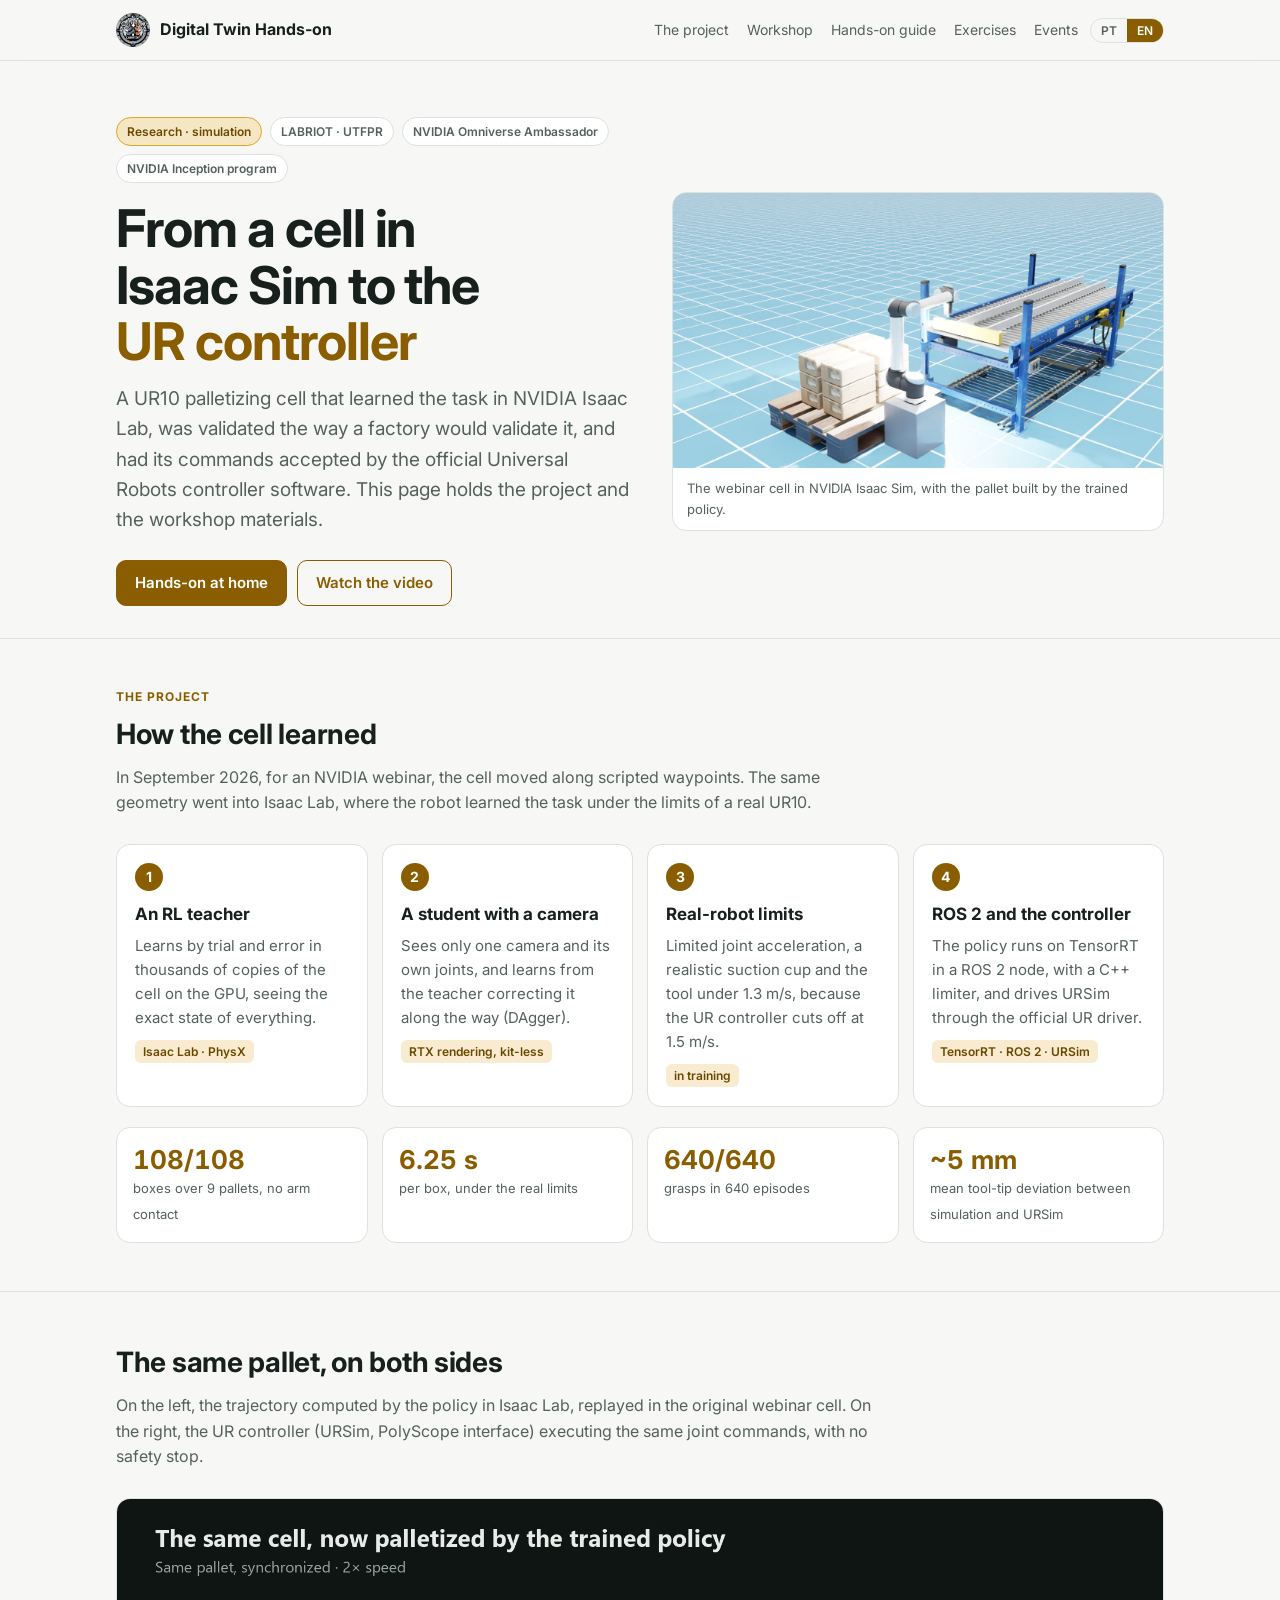
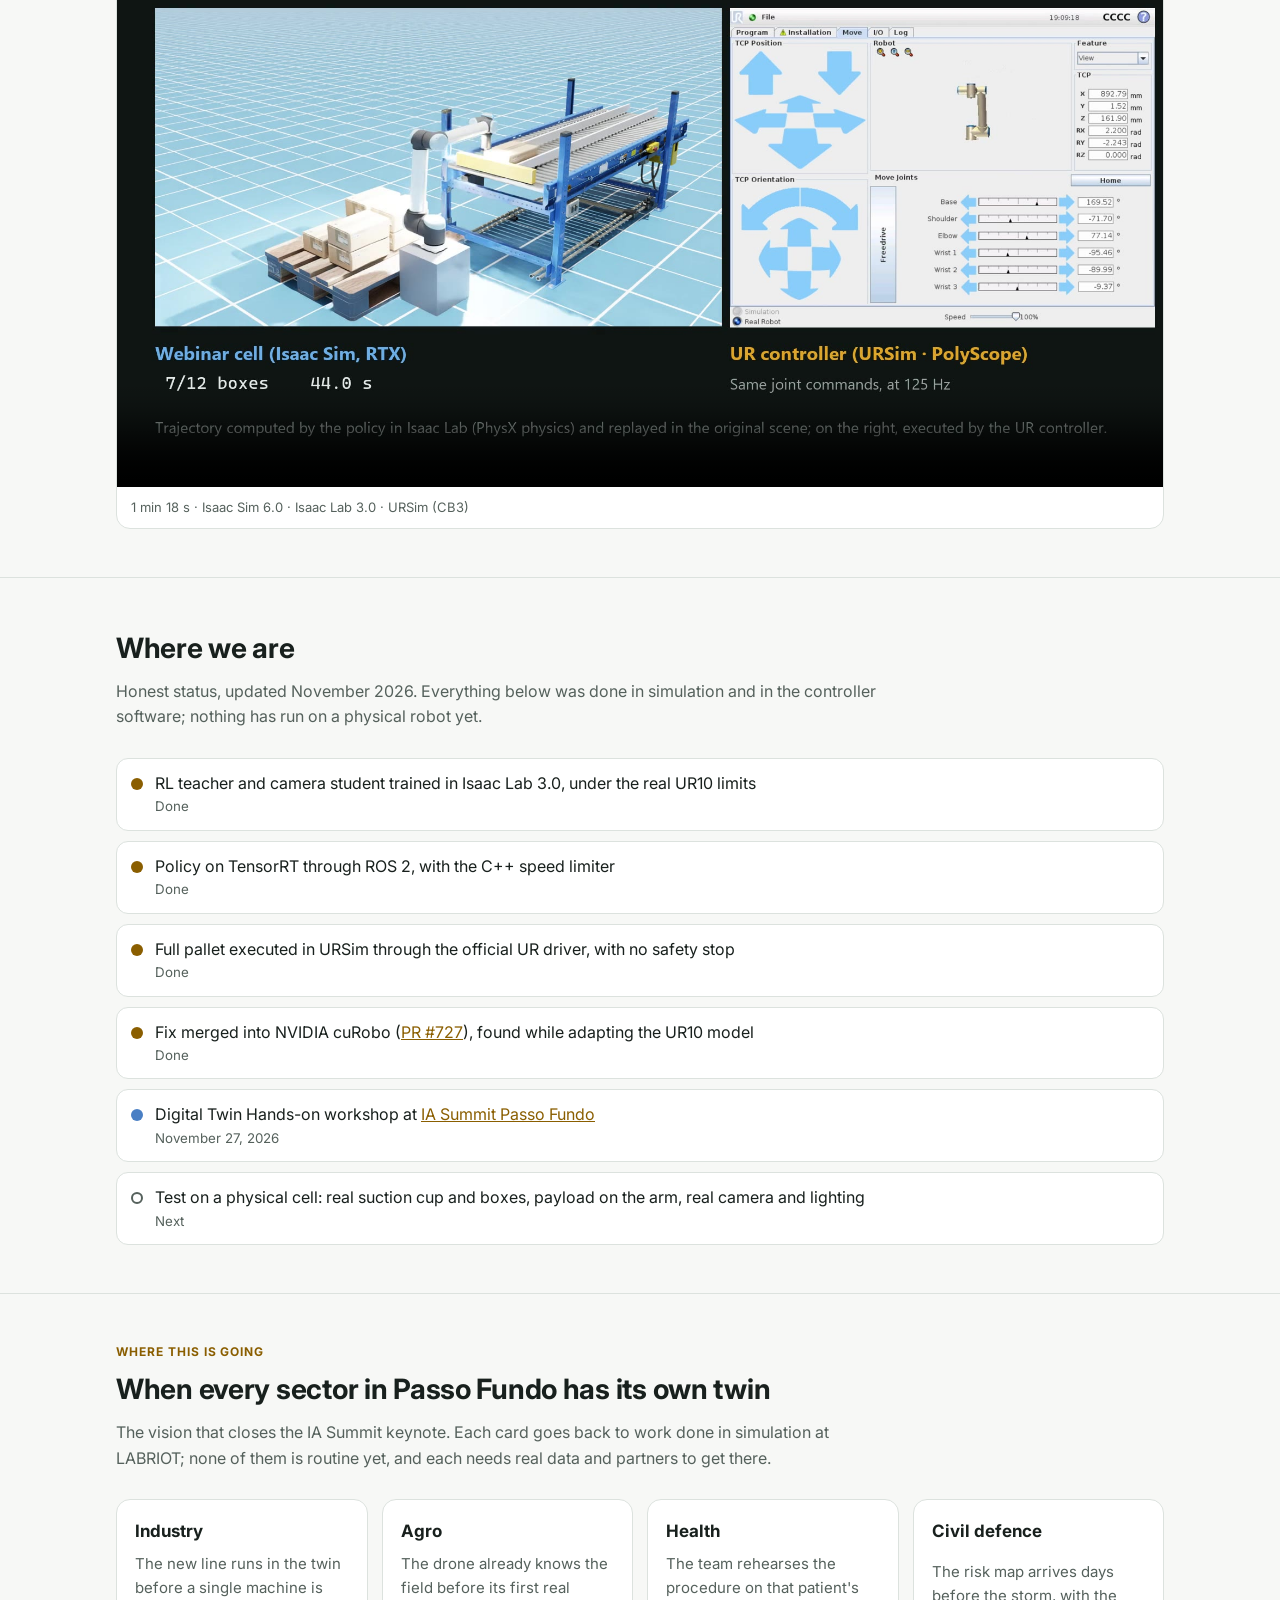
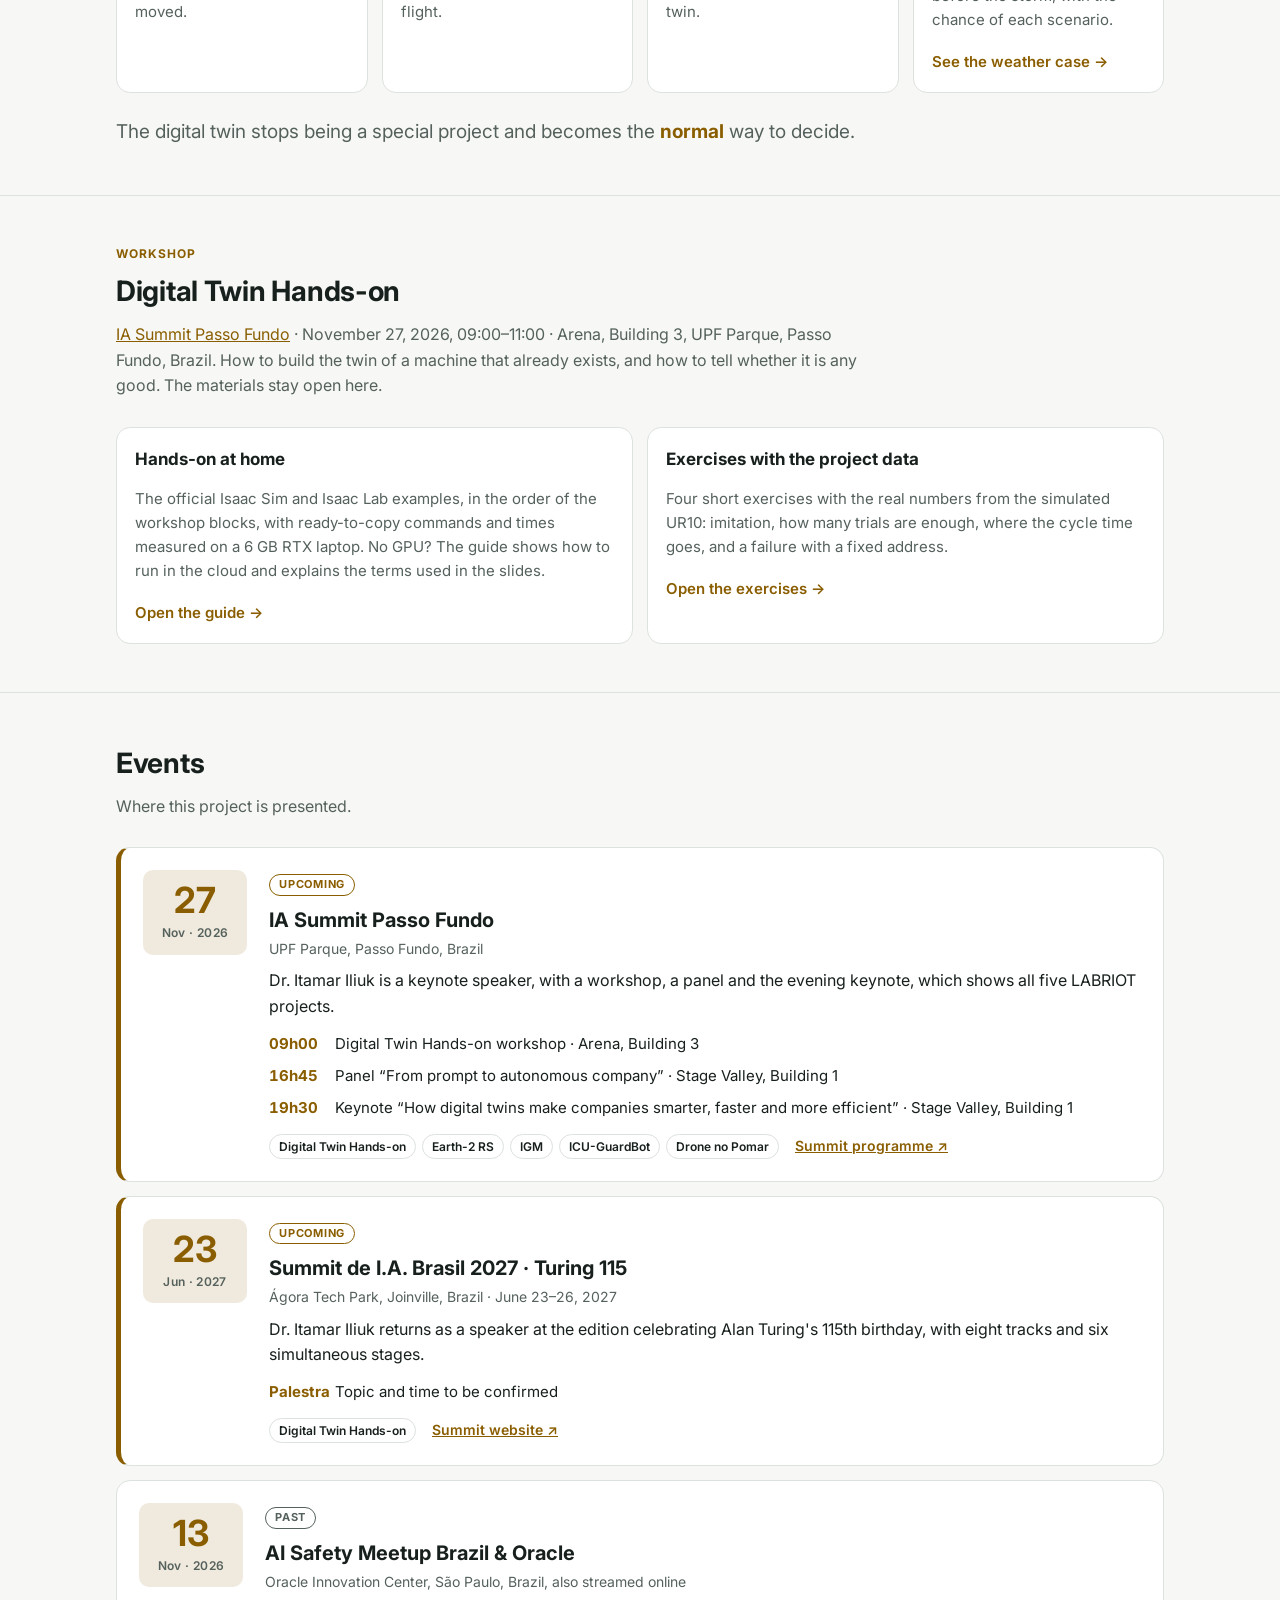
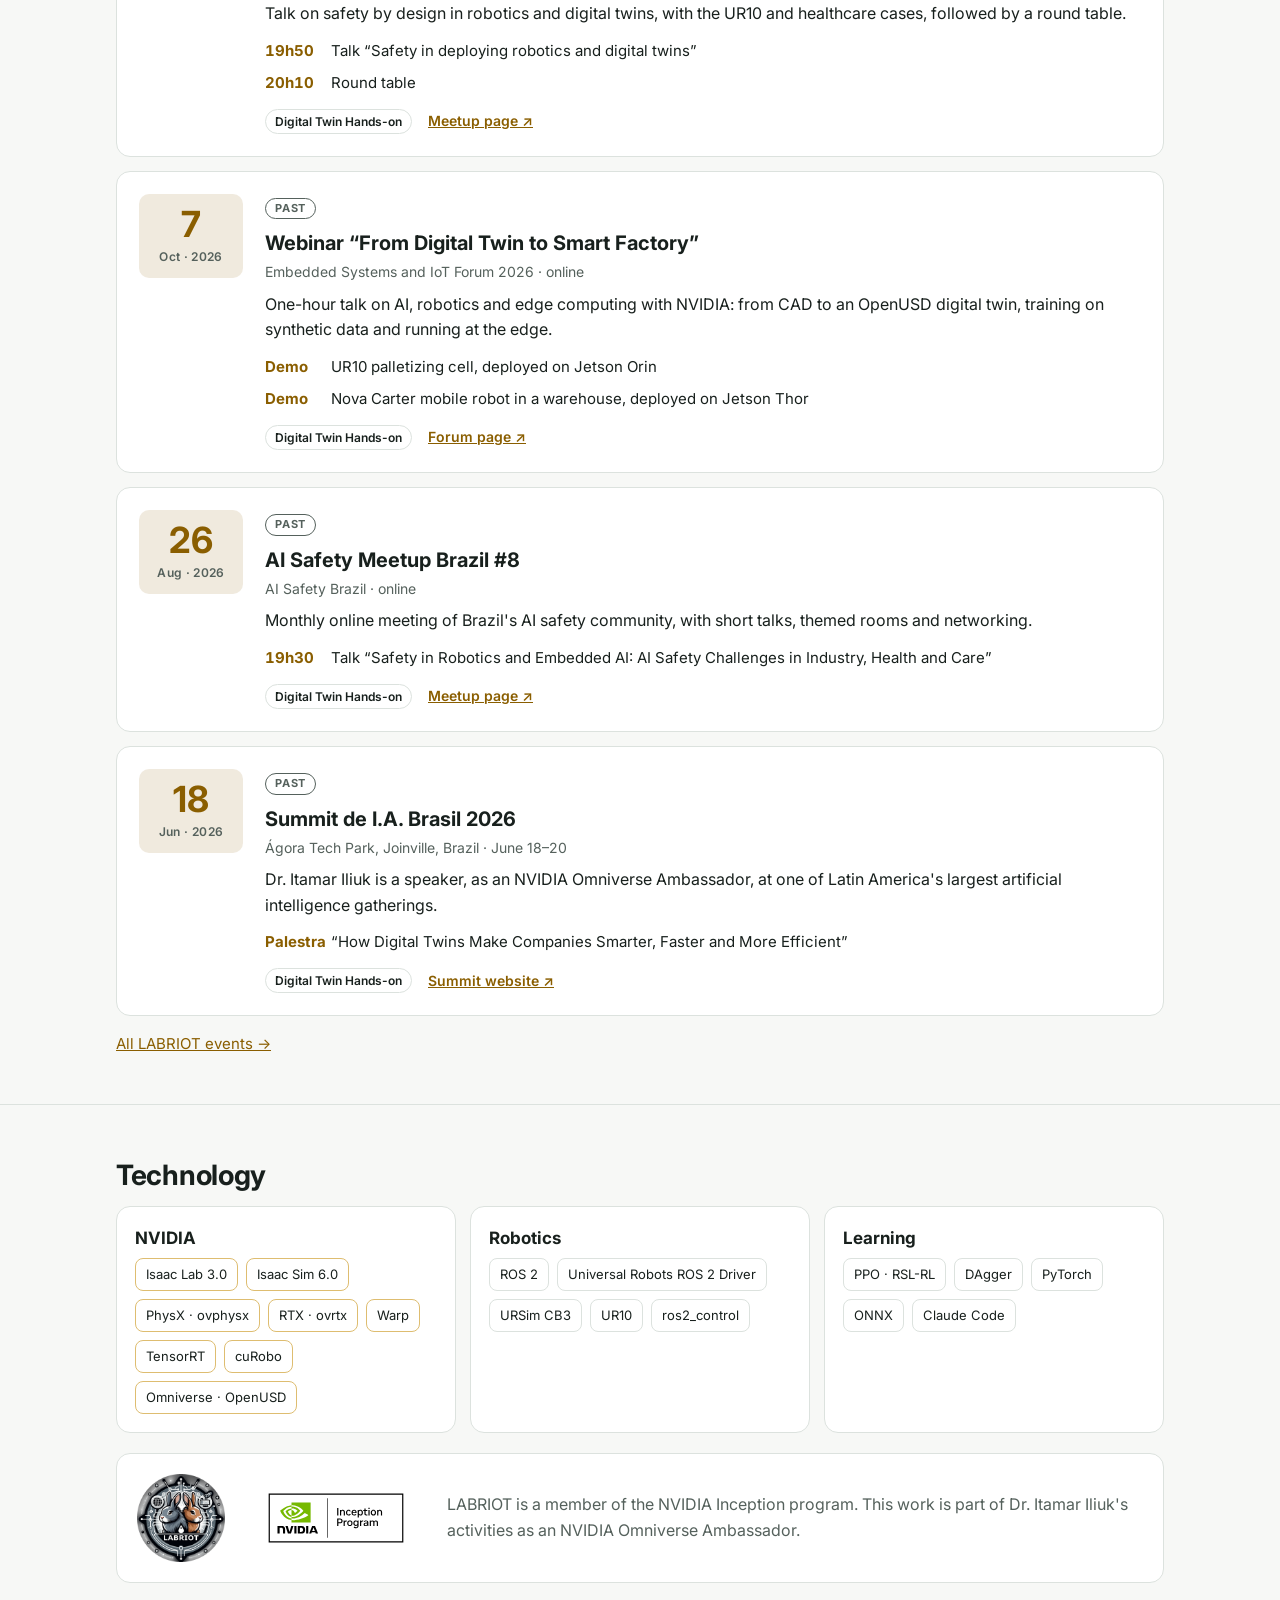
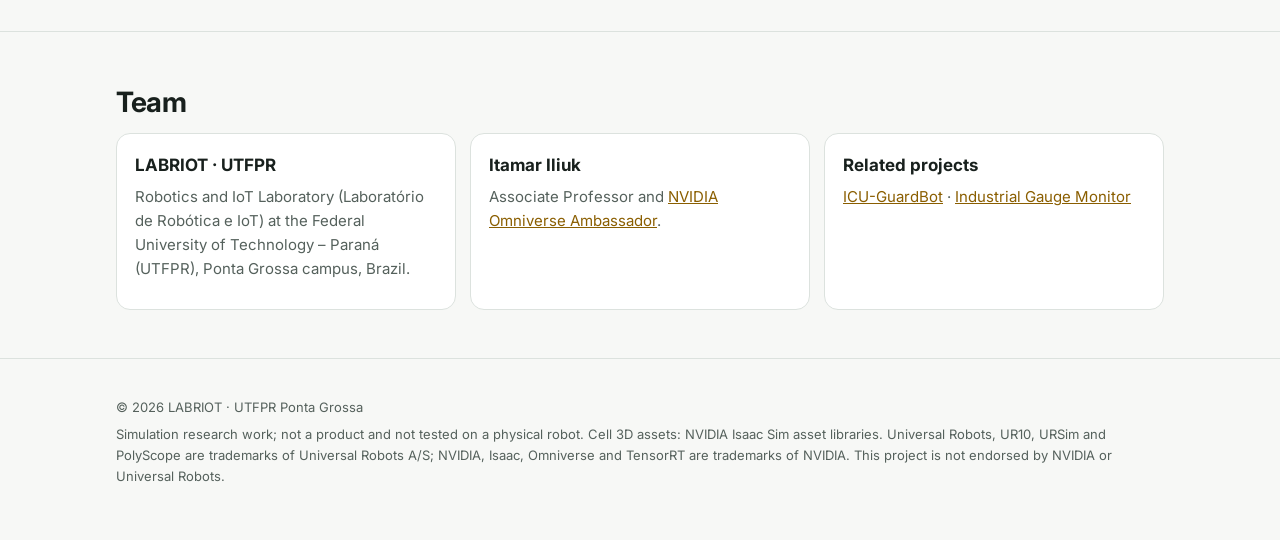
<file: index.html>
<!doctype html>
<html lang="pt">
<head>
<meta charset="utf-8">
<meta name="viewport" content="width=device-width, initial-scale=1">
<title>Digital Twin Hands-on · LABRIOT</title>
<meta name="description" content="Digital Twin Hands-on: a UR10 palletizing cell that learned the task in NVIDIA Isaac Lab and was transferred to the Universal Robots controller (URSim). Workshop materials. LABRIOT, UTFPR, Brazil.">
<meta property="og:title" content="Digital Twin Hands-on · LABRIOT">
<meta property="og:description" content="From a cell in Isaac Sim to the UR controller: a palletizing policy trained in Isaac Lab, plus hands-on workshop materials.">
<meta property="og:image" content="assets/img/cell_isaac_sim.jpg">
<link rel="icon" href="assets/img/labriot-logo-64.png" type="image/png">
<link rel="preconnect" href="https://fonts.googleapis.com">
<link href="https://fonts.googleapis.com/css2?family=Inter:wght@400;500;600;700&family=JetBrains+Mono:wght@400;500&display=swap" rel="stylesheet">
<link rel="stylesheet" href="assets/site.css">
<script src="assets/site.js"></script>
</head>
<body>
<header class="top">
  <div class="wrap">
    <a class="brand" href="./"><img src="assets/img/labriot-logo-64.png" alt="">Digital Twin Hands-on</a>
    <nav class="links">
      <a href="#projeto"><span lang="pt">O projeto</span><span lang="en">The project</span></a>
      <a href="#workshop">Workshop</a>
      <a href="guia.html"><span lang="pt">Mão na massa</span><span lang="en">Hands-on guide</span></a>
      <a href="exercicios.html"><span lang="pt">Exercícios</span><span lang="en">Exercises</span></a>
      <a href="#eventos"><span lang="pt">Eventos</span><span lang="en">Events</span></a>
    </nav>
    <div class="lang" role="group" aria-label="Idioma / Language">
      <button type="button" data-set-lang="pt" aria-pressed="true">PT</button>
      <button type="button" data-set-lang="en" aria-pressed="false">EN</button>
    </div>
  </div>
</header>

<main>
<div class="hero"><div class="wrap grid">
  <div>
    <div class="badges">
      <span class="badge hl"><span lang="pt">Pesquisa · simulação</span><span lang="en">Research · simulation</span></span>
      <span class="badge">LABRIOT · UTFPR</span>
      <span class="badge">NVIDIA Omniverse Ambassador</span>
      <span class="badge">NVIDIA Inception program</span>
    </div>
    <h1><span lang="pt">Da célula no Isaac Sim ao <span class="hl">controlador da UR</span></span><span lang="en">From a cell in Isaac Sim to the <span class="hl">UR controller</span></span></h1>
    <p class="lede" lang="pt">Uma célula de paletização com um UR10 que aprendeu a tarefa no NVIDIA Isaac Lab, foi validada como uma fábrica validaria e teve os comandos aceitos pelo software oficial do controlador da Universal Robots. Aqui ficam o projeto e os materiais do workshop.</p>
    <p class="lede" lang="en">A UR10 palletizing cell that learned the task in NVIDIA Isaac Lab, was validated the way a factory would validate it, and had its commands accepted by the official Universal Robots controller software. This page holds the project and the workshop materials.</p>
    <div class="cta">
      <a class="btn primary" href="guia.html"><span lang="pt">Mão na massa em casa</span><span lang="en">Hands-on at home</span></a>
      <a class="btn ghost" href="#video"><span lang="pt">Ver o vídeo</span><span lang="en">Watch the video</span></a>
    </div>
  </div>
  <figure class="shot">
    <img src="assets/img/cell_isaac_sim.jpg" width="1280" height="720" alt="UR10 robot next to a roller conveyor, with a pallet of twelve stacked cardboard boxes, rendered in NVIDIA Isaac Sim">
    <figcaption><span lang="pt">A célula do webinar no NVIDIA Isaac Sim, com o palete montado pela política treinada.</span><span lang="en">The webinar cell in NVIDIA Isaac Sim, with the pallet built by the trained policy.</span></figcaption>
  </figure>
</div></div>

<section id="projeto"><div class="wrap">
  <p class="eyebrow"><span lang="pt">O projeto</span><span lang="en">The project</span></p>
  <h2><span lang="pt">Como a célula aprendeu</span><span lang="en">How the cell learned</span></h2>
  <p class="sub" lang="pt">Em setembro de 2026, para um webinar da NVIDIA, a célula se movia por pontos de passagem programados. A mesma geometria foi levada para o Isaac Lab, onde o robô passou a aprender a tarefa com os limites de um UR10 real.</p>
  <p class="sub" lang="en">In September 2026, for an NVIDIA webinar, the cell moved along scripted waypoints. The same geometry went into Isaac Lab, where the robot learned the task under the limits of a real UR10.</p>
  <div class="flow">
    <div class="step">
      <h3><span lang="pt">Um professor por reforço</span><span lang="en">An RL teacher</span></h3>
      <p lang="pt">Aprende por tentativa e erro em milhares de cópias da célula na GPU, vendo o estado exato de tudo.</p>
      <p lang="en">Learns by trial and error in thousands of copies of the cell on the GPU, seeing the exact state of everything.</p>
      <span class="where">Isaac Lab · PhysX</span>
    </div>
    <div class="step">
      <h3><span lang="pt">Um aluno com câmera</span><span lang="en">A student with a camera</span></h3>
      <p lang="pt">Vê só uma câmera e as próprias juntas, e aprende com o professor corrigindo-o no caminho (DAgger).</p>
      <p lang="en">Sees only one camera and its own joints, and learns from the teacher correcting it along the way (DAgger).</p>
      <span class="where"><span lang="pt">render RTX sem o Kit</span><span lang="en">RTX rendering, kit-less</span></span>
    </div>
    <div class="step">
      <h3><span lang="pt">Limites do robô real</span><span lang="en">Real-robot limits</span></h3>
      <p lang="pt">Aceleração das juntas limitada, ventosa realista e ferramenta abaixo de 1,3 m/s, porque o controlador da UR corta em 1,5 m/s.</p>
      <p lang="en">Limited joint acceleration, a realistic suction cup and the tool under 1.3 m/s, because the UR controller cuts off at 1.5 m/s.</p>
      <span class="where"><span lang="pt">no treino</span><span lang="en">in training</span></span>
    </div>
    <div class="step">
      <h3><span lang="pt">ROS 2 e o controlador</span><span lang="en">ROS 2 and the controller</span></h3>
      <p lang="pt">A política roda em TensorRT num nó ROS 2, com um limitador em C++, e comanda o URSim pelo driver oficial da UR.</p>
      <p lang="en">The policy runs on TensorRT in a ROS 2 node, with a C++ limiter, and drives URSim through the official UR driver.</p>
      <span class="where">TensorRT · ROS 2 · URSim</span>
    </div>
  </div>
  <div class="stats">
    <div class="stat"><b>108/108</b><span lang="pt">caixas em 9 paletes, sem contato do braço</span><span lang="en">boxes over 9 pallets, no arm contact</span></div>
    <div class="stat"><b><span lang="pt">6,25 s</span><span lang="en">6.25 s</span></b><span lang="pt">por caixa, com os limites reais</span><span lang="en">per box, under the real limits</span></div>
    <div class="stat"><b>640/640</b><span lang="pt">pegas em 640 episódios</span><span lang="en">grasps in 640 episodes</span></div>
    <div class="stat"><b>~5 mm</b><span lang="pt">desvio médio da ponta entre a simulação e o URSim</span><span lang="en">mean tool-tip deviation between simulation and URSim</span></div>
  </div>
</div></section>

<section id="video"><div class="wrap">
  <h2><span lang="pt">O mesmo palete, nos dois lados</span><span lang="en">The same pallet, on both sides</span></h2>
  <p class="sub" lang="pt">À esquerda, a trajetória calculada pela política no Isaac Lab, reproduzida na célula original do webinar. À direita, o controlador da UR (URSim, interface PolyScope) executando os mesmos comandos de junta, sem nenhuma parada de segurança.</p>
  <p class="sub" lang="en">On the left, the trajectory computed by the policy in Isaac Lab, replayed in the original webinar cell. On the right, the UR controller (URSim, PolyScope interface) executing the same joint commands, with no safety stop.</p>
  <figure class="shot" lang="pt">
    <video controls preload="none" playsinline poster="assets/img/poster_pt.jpg" width="1920" height="1080"><source src="assets/video/ur10_celula_ao_controlador_pt.mp4" type="video/mp4"></video>
    <figcaption>1 min 18 s · Isaac Sim 6.0 · Isaac Lab 3.0 · URSim (CB3)</figcaption>
  </figure>
  <figure class="shot" lang="en">
    <video controls preload="none" playsinline poster="assets/img/poster_en.jpg" width="1920" height="1080"><source src="assets/video/ur10_cell_to_controller_en.mp4" type="video/mp4"></video>
    <figcaption>1 min 18 s · Isaac Sim 6.0 · Isaac Lab 3.0 · URSim (CB3)</figcaption>
  </figure>
</div></section>

<section id="estado"><div class="wrap">
  <h2><span lang="pt">Onde estamos</span><span lang="en">Where we are</span></h2>
  <p class="sub" lang="pt">Estado real, atualizado em novembro de 2026. Tudo abaixo foi feito em simulação e no software do controlador; nada ainda rodou num robô físico.</p>
  <p class="sub" lang="en">Honest status, updated November 2026. Everything below was done in simulation and in the controller software; nothing has run on a physical robot yet.</p>
  <ul class="roadmap">
    <li class="done"><span class="dot"></span><div><span lang="pt">Professor por reforço e aluno com câmera treinados no Isaac Lab 3.0, com os limites do UR10 real</span><span lang="en">RL teacher and camera student trained in Isaac Lab 3.0, under the real UR10 limits</span><small lang="pt">Pronto</small><small lang="en">Done</small></div></li>
    <li class="done"><span class="dot"></span><div><span lang="pt">Política em TensorRT via ROS 2, com o limitador de velocidade em C++</span><span lang="en">Policy on TensorRT through ROS 2, with the C++ speed limiter</span><small lang="pt">Pronto</small><small lang="en">Done</small></div></li>
    <li class="done"><span class="dot"></span><div><span lang="pt">Palete inteiro executado no URSim pelo driver oficial da UR, sem parada de segurança</span><span lang="en">Full pallet executed in URSim through the official UR driver, with no safety stop</span><small lang="pt">Pronto</small><small lang="en">Done</small></div></li>
    <li class="done"><span class="dot"></span><div><span lang="pt">Correção aceita no NVIDIA cuRobo (<a href="https://github.com/NVlabs/curobo/pull/727">PR #727</a>), encontrada ao adaptar o modelo do UR10</span><span lang="en">Fix merged into NVIDIA cuRobo (<a href="https://github.com/NVlabs/curobo/pull/727">PR #727</a>), found while adapting the UR10 model</span><small lang="pt">Pronto</small><small lang="en">Done</small></div></li>
    <li class="doing"><span class="dot"></span><div><span lang="pt">Workshop Digital Twin Hands-on no <a href="https://iasummitpassofundo.com.br/programacao">IA Summit Passo Fundo</a></span><span lang="en">Digital Twin Hands-on workshop at <a href="https://iasummitpassofundo.com.br/programacao">IA Summit Passo Fundo</a></span><small lang="pt">27 de novembro de 2026</small><small lang="en">November 27, 2026</small></div></li>
    <li class="next"><span class="dot"></span><div><span lang="pt">Teste numa bancada física: ventosa e caixas reais, carga no braço, câmera e luz da célula</span><span lang="en">Test on a physical cell: real suction cup and boxes, payload on the arm, real camera and lighting</span><small lang="pt">Próximo</small><small lang="en">Next</small></div></li>
  </ul>
</div></section>

<section id="visao"><div class="wrap">
  <p class="eyebrow"><span lang="pt">Para onde isso vai</span><span lang="en">Where this is going</span></p>
  <h2><span lang="pt">Quando cada setor de Passo Fundo tiver o seu gêmeo</span><span lang="en">When every sector in Passo Fundo has its own twin</span></h2>
  <p class="sub" lang="pt">A visão que fecha a palestra do IA Summit. Cada cartão retoma um trabalho feito em simulação no LABRIOT; nenhum deles é rotina ainda, e cada um precisa de dados reais e de parceiros para chegar lá.</p>
  <p class="sub" lang="en">The vision that closes the IA Summit keynote. Each card goes back to work done in simulation at LABRIOT; none of them is routine yet, and each needs real data and partners to get there.</p>
  <div class="cards four">
    <div class="card"><h3><span lang="pt">Indústria</span><span lang="en">Industry</span></h3><p lang="pt">A linha nova roda no gêmeo antes de mudar uma máquina de lugar.</p><p lang="en">The new line runs in the twin before a single machine is moved.</p></div>
    <div class="card"><h3>Agro</h3><p lang="pt">O drone já conhece o talhão antes do primeiro voo de verdade.</p><p lang="en">The drone already knows the field before its first real flight.</p></div>
    <div class="card"><h3><span lang="pt">Saúde</span><span lang="en">Health</span></h3><p lang="pt">A equipe ensaia o procedimento no gêmeo daquele paciente.</p><p lang="en">The team rehearses the procedure on that patient's twin.</p></div>
    <a class="card" href="https://itamariliuk.github.io/earth2-rs-eventos-severos/"><h3><span lang="pt">Defesa Civil</span><span lang="en">Civil defence</span></h3><p lang="pt">O mapa de risco chega dias antes do temporal, com a chance de cada cenário.</p><p lang="en">The risk map arrives days before the storm, with the chance of each scenario.</p><span class="go"><span lang="pt">Ver o caso do clima →</span><span lang="en">See the weather case →</span></span></a>
  </div>
  <p class="lede" style="margin:24px 0 0" lang="pt">O gêmeo digital deixa de ser projeto especial e vira a forma <b style="color:var(--brand)">normal</b> de decidir.</p>
  <p class="lede" style="margin:24px 0 0" lang="en">The digital twin stops being a special project and becomes the <b style="color:var(--brand)">normal</b> way to decide.</p>
</div></section>

<section id="workshop"><div class="wrap">
  <p class="eyebrow">Workshop</p>
  <h2>Digital Twin Hands-on</h2>
  <p class="sub" lang="pt"><a href="https://iasummitpassofundo.com.br/programacao">IA Summit Passo Fundo</a> · 27 de novembro de 2026, 09h00–11h00 · Arena, Prédio 3, UPF Parque, Passo Fundo (RS). Como se constrói o gêmeo de uma máquina que já existe, e como saber se ele presta. Os materiais ficam abertos aqui.</p>
  <p class="sub" lang="en"><a href="https://iasummitpassofundo.com.br/programacao">IA Summit Passo Fundo</a> · November 27, 2026, 09:00–11:00 · Arena, Building 3, UPF Parque, Passo Fundo, Brazil. How to build the twin of a machine that already exists, and how to tell whether it is any good. The materials stay open here.</p>
  <div class="cards two">
    <a class="card" href="guia.html">
      <h3><span lang="pt">Mão na massa em casa</span><span lang="en">Hands-on at home</span></h3>
      <p lang="pt">Os exemplos oficiais do Isaac Sim e do Isaac Lab, na ordem dos blocos do workshop, com comandos prontos e tempos medidos numa RTX de 6 GB. Sem GPU? O guia mostra como rodar na nuvem e explica os termos que aparecem nos slides.</p>
      <p lang="en">The official Isaac Sim and Isaac Lab examples, in the order of the workshop blocks, with ready-to-copy commands and times measured on a 6 GB RTX laptop. No GPU? The guide shows how to run in the cloud and explains the terms used in the slides.</p>
      <span class="go"><span lang="pt">Abrir o guia →</span><span lang="en">Open the guide →</span></span>
    </a>
    <a class="card" href="exercicios.html">
      <h3><span lang="pt">Exercícios com os dados do projeto</span><span lang="en">Exercises with the project data</span></h3>
      <p lang="pt">Quatro exercícios curtos com os números reais do UR10 simulado: imitação, quantos ensaios bastam, onde vai o tempo do ciclo e uma falha com endereço fixo.</p>
      <p lang="en">Four short exercises with the real numbers from the simulated UR10: imitation, how many trials are enough, where the cycle time goes, and a failure with a fixed address.</p>
      <span class="go"><span lang="pt">Abrir os exercícios →</span><span lang="en">Open the exercises →</span></span>
    </a>
  </div>
</div></section>

<!-- eventos:inicio -->
<section id="eventos"><div class="wrap">
  <h2><span lang="pt">Eventos</span><span lang="en">Events</span></h2>
  <p class="sub" lang="pt">Onde este projeto é apresentado.</p><p class="sub" lang="en">Where this project is presented.</p>
  <ul class="eventos">
    <li class="ev proximo" id="ia-summit-pf-2026"><div class="data"><span class="d">27</span><span class="m" lang="pt">nov · 2026</span><span class="m" lang="en">Nov · 2026</span></div><div><span class="st"><span lang="pt">Próximo</span><span lang="en">Upcoming</span></span><h3><span lang="pt">IA Summit Passo Fundo</span><span lang="en">IA Summit Passo Fundo</span></h3><p class="local" lang="pt">UPF Parque, Passo Fundo (RS)</p><p class="local" lang="en">UPF Parque, Passo Fundo, Brazil</p><p class="resumo" lang="pt">A Dra. Itamar Iliuk é palestrante principal, com um workshop, um painel e a palestra da noite, que mostra os cinco projetos do LABRIOT.</p><p class="resumo" lang="en">Dr. Itamar Iliuk is a keynote speaker, with a workshop, a panel and the evening keynote, which shows all five LABRIOT projects.</p><ul class="itens"><li><span class="h">09h00</span><span lang="pt">Workshop Digital Twin Hands-on · Arena, Prédio 3</span><span lang="en">Digital Twin Hands-on workshop · Arena, Building 3</span></li><li><span class="h">16h45</span><span lang="pt">Painel “Do prompt à empresa autônoma” · Stage Valley, Prédio 1</span><span lang="en">Panel “From prompt to autonomous company” · Stage Valley, Building 1</span></li><li><span class="h">19h30</span><span lang="pt">Palestra principal “Como gêmeos digitais criam empresas mais inteligentes, rápidas e eficientes” · Stage Valley, Prédio 1</span><span lang="en">Keynote “How digital twins make companies smarter, faster and more efficient” · Stage Valley, Building 1</span></li></ul><div class="rodape"><span class="proj"><a href="https://itamariliuk.github.io/digital-twin-hands-on/">Digital Twin Hands-on</a><a href="https://itamariliuk.github.io/earth2-rs-eventos-severos/">Earth-2 RS</a><a href="https://itamariliuk.github.io/igm/">IGM</a><a href="https://itamariliuk.github.io/icu-guardbot/">ICU-GuardBot</a><a href="https://itamariliuk.github.io/drone-pomar/">Drone no Pomar</a></span><a href="https://iasummitpassofundo.com.br/programacao"><span lang="pt">Programação do Summit</span><span lang="en">Summit programme</span> ↗</a></div></div></li>
    <li class="ev proximo" id="summit-ia-joinville-2027"><div class="data"><span class="d">23</span><span class="m" lang="pt">jun · 2027</span><span class="m" lang="en">Jun · 2027</span></div><div><span class="st"><span lang="pt">Próximo</span><span lang="en">Upcoming</span></span><h3><span lang="pt">Summit de I.A. Brasil 2027 · Turing 115</span><span lang="en">Summit de I.A. Brasil 2027 · Turing 115</span></h3><p class="local" lang="pt">Ágora Tech Park, Joinville (SC) · 23 a 26 de junho de 2027</p><p class="local" lang="en">Ágora Tech Park, Joinville, Brazil · June 23–26, 2027</p><p class="resumo" lang="pt">A Dra. Itamar Iliuk volta como palestrante na edição que celebra os 115 anos de Alan Turing, com oito trilhas e seis palcos simultâneos.</p><p class="resumo" lang="en">Dr. Itamar Iliuk returns as a speaker at the edition celebrating Alan Turing's 115th birthday, with eight tracks and six simultaneous stages.</p><ul class="itens"><li><span class="h">Palestra</span><span lang="pt">Tema e horário a confirmar</span><span lang="en">Topic and time to be confirmed</span></li></ul><div class="rodape"><span class="proj"><a href="https://itamariliuk.github.io/digital-twin-hands-on/">Digital Twin Hands-on</a></span><a href="https://www.summitdeinteligenciaartificial.com/"><span lang="pt">Site do Summit</span><span lang="en">Summit website</span> ↗</a></div></div></li>
    <li class="ev realizado" id="ai-safety-oracle-2026"><div class="data"><span class="d">13</span><span class="m" lang="pt">nov · 2026</span><span class="m" lang="en">Nov · 2026</span></div><div><span class="st"><span lang="pt">Realizado</span><span lang="en">Past</span></span><h3><span lang="pt">AI Safety Meetup Brazil &amp; Oracle</span><span lang="en">AI Safety Meetup Brazil &amp; Oracle</span></h3><p class="local" lang="pt">Oracle Innovation Center, São Paulo (SP), com transmissão online</p><p class="local" lang="en">Oracle Innovation Center, São Paulo, Brazil, also streamed online</p><p class="resumo" lang="pt">Palestra sobre segurança por construção em robótica e gêmeos digitais, com os casos do UR10 e da saúde, seguida de mesa-redonda.</p><p class="resumo" lang="en">Talk on safety by design in robotics and digital twins, with the UR10 and healthcare cases, followed by a round table.</p><ul class="itens"><li><span class="h">19h50</span><span lang="pt">Palestra “Segurança na implementação de robótica e digital twins”</span><span lang="en">Talk “Safety in deploying robotics and digital twins”</span></li><li><span class="h">20h10</span><span lang="pt">Mesa-redonda</span><span lang="en">Round table</span></li></ul><div class="rodape"><span class="proj"><a href="https://itamariliuk.github.io/digital-twin-hands-on/">Digital Twin Hands-on</a></span><a href="https://luma.com/beltqv5z"><span lang="pt">Página do Meetup</span><span lang="en">Meetup page</span> ↗</a></div></div></li>
    <li class="ev realizado" id="webinar-embarcados-2026"><div class="data"><span class="d">7</span><span class="m" lang="pt">out · 2026</span><span class="m" lang="en">Oct · 2026</span></div><div><span class="st"><span lang="pt">Realizado</span><span lang="en">Past</span></span><h3><span lang="pt">Webinar “Do Gêmeo Digital à Fábrica Inteligente”</span><span lang="en">Webinar “From Digital Twin to Smart Factory”</span></h3><p class="local" lang="pt">Fórum Sistemas Embarcados e IoT 2026 · online</p><p class="local" lang="en">Embedded Systems and IoT Forum 2026 · online</p><p class="resumo" lang="pt">Palestra de uma hora sobre IA, robótica e edge computing com NVIDIA: do CAD ao gêmeo digital em OpenUSD, treino com dados sintéticos e execução na borda.</p><p class="resumo" lang="en">One-hour talk on AI, robotics and edge computing with NVIDIA: from CAD to an OpenUSD digital twin, training on synthetic data and running at the edge.</p><ul class="itens"><li><span class="h">Demo</span><span lang="pt">Célula de paletização com UR10, fechando em Jetson Orin</span><span lang="en">UR10 palletizing cell, deployed on Jetson Orin</span></li><li><span class="h">Demo</span><span lang="pt">Robô móvel Nova Carter em armazém, fechando em Jetson Thor</span><span lang="en">Nova Carter mobile robot in a warehouse, deployed on Jetson Thor</span></li></ul><div class="rodape"><span class="proj"><a href="https://itamariliuk.github.io/digital-twin-hands-on/">Digital Twin Hands-on</a></span><a href="https://embarcados.com.br/forum-sistemas-embarcados-e-iot-2026/"><span lang="pt">Página do Fórum</span><span lang="en">Forum page</span> ↗</a></div></div></li>
    <li class="ev realizado" id="ai-safety-meetup-8-2026"><div class="data"><span class="d">26</span><span class="m" lang="pt">ago · 2026</span><span class="m" lang="en">Aug · 2026</span></div><div><span class="st"><span lang="pt">Realizado</span><span lang="en">Past</span></span><h3><span lang="pt">AI Safety Meetup Brazil #8</span><span lang="en">AI Safety Meetup Brazil #8</span></h3><p class="local" lang="pt">AI Safety Brazil · online</p><p class="local" lang="en">AI Safety Brazil · online</p><p class="resumo" lang="pt">Encontro mensal e online da comunidade brasileira de segurança em IA, com falas curtas, salas temáticas e networking.</p><p class="resumo" lang="en">Monthly online meeting of Brazil's AI safety community, with short talks, themed rooms and networking.</p><ul class="itens"><li><span class="h">19h30</span><span lang="pt">Palestra “Segurança em Robótica e IA Embarcada: Desafios de AI Safety na Indústria, Saúde e Cuidados”</span><span lang="en">Talk “Safety in Robotics and Embedded AI: AI Safety Challenges in Industry, Health and Care”</span></li></ul><div class="rodape"><span class="proj"><a href="https://itamariliuk.github.io/digital-twin-hands-on/">Digital Twin Hands-on</a></span><a href="https://luma.com/j36di9za"><span lang="pt">Página do Meetup</span><span lang="en">Meetup page</span> ↗</a></div></div></li>
    <li class="ev realizado" id="summit-ia-joinville-2026"><div class="data"><span class="d">18</span><span class="m" lang="pt">jun · 2026</span><span class="m" lang="en">Jun · 2026</span></div><div><span class="st"><span lang="pt">Realizado</span><span lang="en">Past</span></span><h3><span lang="pt">Summit de I.A. Brasil 2026</span><span lang="en">Summit de I.A. Brasil 2026</span></h3><p class="local" lang="pt">Ágora Tech Park, Joinville (SC) · 18 a 20 de junho</p><p class="local" lang="en">Ágora Tech Park, Joinville, Brazil · June 18–20</p><p class="resumo" lang="pt">A Dra. Itamar Iliuk é palestrante, como NVIDIA Omniverse Ambassador, num dos maiores encontros de inteligência artificial da América Latina.</p><p class="resumo" lang="en">Dr. Itamar Iliuk is a speaker, as an NVIDIA Omniverse Ambassador, at one of Latin America's largest artificial intelligence gatherings.</p><ul class="itens"><li><span class="h">Palestra</span><span lang="pt">“Como Gêmeos Digitais Criam Empresas Mais Inteligentes, Rápidas e Eficientes”</span><span lang="en">“How Digital Twins Make Companies Smarter, Faster and More Efficient”</span></li></ul><div class="rodape"><span class="proj"><a href="https://itamariliuk.github.io/digital-twin-hands-on/">Digital Twin Hands-on</a></span><a href="https://www.summitdeinteligenciaartificial.com/"><span lang="pt">Site do Summit</span><span lang="en">Summit website</span> ↗</a></div></div></li>
  </ul>
  <p class="eventos-todos"><a href="https://itamariliuk.github.io/#eventos"><span lang="pt">Todas as participações do LABRIOT →</span><span lang="en">All LABRIOT events →</span></a></p>
</div></section>
<!-- eventos:fim -->

<section id="tech"><div class="wrap">
  <h2><span lang="pt">Tecnologia</span><span lang="en">Technology</span></h2>
  <div class="cards">
    <div class="card">
      <h3>NVIDIA</h3>
      <div class="tags"><span class="tag nv">Isaac Lab 3.0</span><span class="tag nv">Isaac Sim 6.0</span><span class="tag nv">PhysX · ovphysx</span><span class="tag nv">RTX · ovrtx</span><span class="tag nv">Warp</span><span class="tag nv">TensorRT</span><span class="tag nv">cuRobo</span><span class="tag nv">Omniverse · OpenUSD</span></div>
    </div>
    <div class="card">
      <h3><span lang="pt">Robótica</span><span lang="en">Robotics</span></h3>
      <div class="tags"><span class="tag">ROS 2</span><span class="tag">Universal Robots ROS 2 Driver</span><span class="tag">URSim CB3</span><span class="tag">UR10</span><span class="tag">ros2_control</span></div>
    </div>
    <div class="card">
      <h3><span lang="pt">Aprendizado</span><span lang="en">Learning</span></h3>
      <div class="tags"><span class="tag">PPO · RSL-RL</span><span class="tag">DAgger</span><span class="tag">PyTorch</span><span class="tag">ONNX</span><span class="tag">Claude Code</span></div>
    </div>
  </div>
  <div class="inception" style="margin-top:20px">
    <div class="logo-box"><img src="assets/img/labriot-logo-512.png" width="512" height="512" alt="LABRIOT logo"></div>
    <div class="badge-box"><img src="assets/img/nvidia-inception-program-badge-rgb-for-screen.svg" width="501" height="217" alt="NVIDIA Inception Program"></div>
    <p lang="pt">O LABRIOT é membro do NVIDIA Inception program. Este trabalho faz parte das atividades da Dra. Itamar Iliuk como NVIDIA Omniverse Ambassador.</p>
    <p lang="en">LABRIOT is a member of the NVIDIA Inception program. This work is part of Dr. Itamar Iliuk's activities as an NVIDIA Omniverse Ambassador.</p>
  </div>
</div></section>

<section id="equipe"><div class="wrap">
  <h2><span lang="pt">Equipe</span><span lang="en">Team</span></h2>
  <div class="cards">
    <div class="card">
      <h3>LABRIOT · UTFPR</h3>
      <p lang="pt">Laboratório de Robótica e IoT da Universidade Tecnológica Federal do Paraná (UTFPR), câmpus Ponta Grossa.</p>
      <p lang="en">Robotics and IoT Laboratory (Laboratório de Robótica e IoT) at the Federal University of Technology – Paraná (UTFPR), Ponta Grossa campus, Brazil.</p>
    </div>
    <div class="card">
      <h3>Itamar Iliuk</h3>
      <p lang="pt">Professora Associada e <a href="https://developer.nvidia.com/omniverse/community#ix7qxf">NVIDIA Omniverse Ambassador</a>.</p>
      <p lang="en">Associate Professor and <a href="https://developer.nvidia.com/omniverse/community#ix7qxf">NVIDIA Omniverse Ambassador</a>.</p>
    </div>
    <div class="card">
      <h3><span lang="pt">Projetos relacionados</span><span lang="en">Related projects</span></h3>
      <p><a href="https://itamariliuk.github.io/icu-guardbot/">ICU-GuardBot</a> · <a href="https://itamariliuk.github.io/igm/">Industrial Gauge Monitor</a></p>
    </div>
  </div>
</div></section>
</main>

<footer><div class="wrap">
  <p>© 2026 LABRIOT · UTFPR Ponta Grossa</p>
  <p lang="pt">Trabalho de pesquisa em simulação; não é um produto nem foi testado num robô físico. Ativos 3D da célula: bibliotecas de ativos do NVIDIA Isaac Sim. Universal Robots, UR10, URSim e PolyScope são marcas da Universal Robots A/S; NVIDIA, Isaac, Omniverse e TensorRT são marcas da NVIDIA. Este projeto não é endossado pela NVIDIA nem pela Universal Robots.</p>
  <p lang="en">Simulation research work; not a product and not tested on a physical robot. Cell 3D assets: NVIDIA Isaac Sim asset libraries. Universal Robots, UR10, URSim and PolyScope are trademarks of Universal Robots A/S; NVIDIA, Isaac, Omniverse and TensorRT are trademarks of NVIDIA. This project is not endorsed by NVIDIA or Universal Robots.</p>
</div></footer>
</body>
</html>
</file>
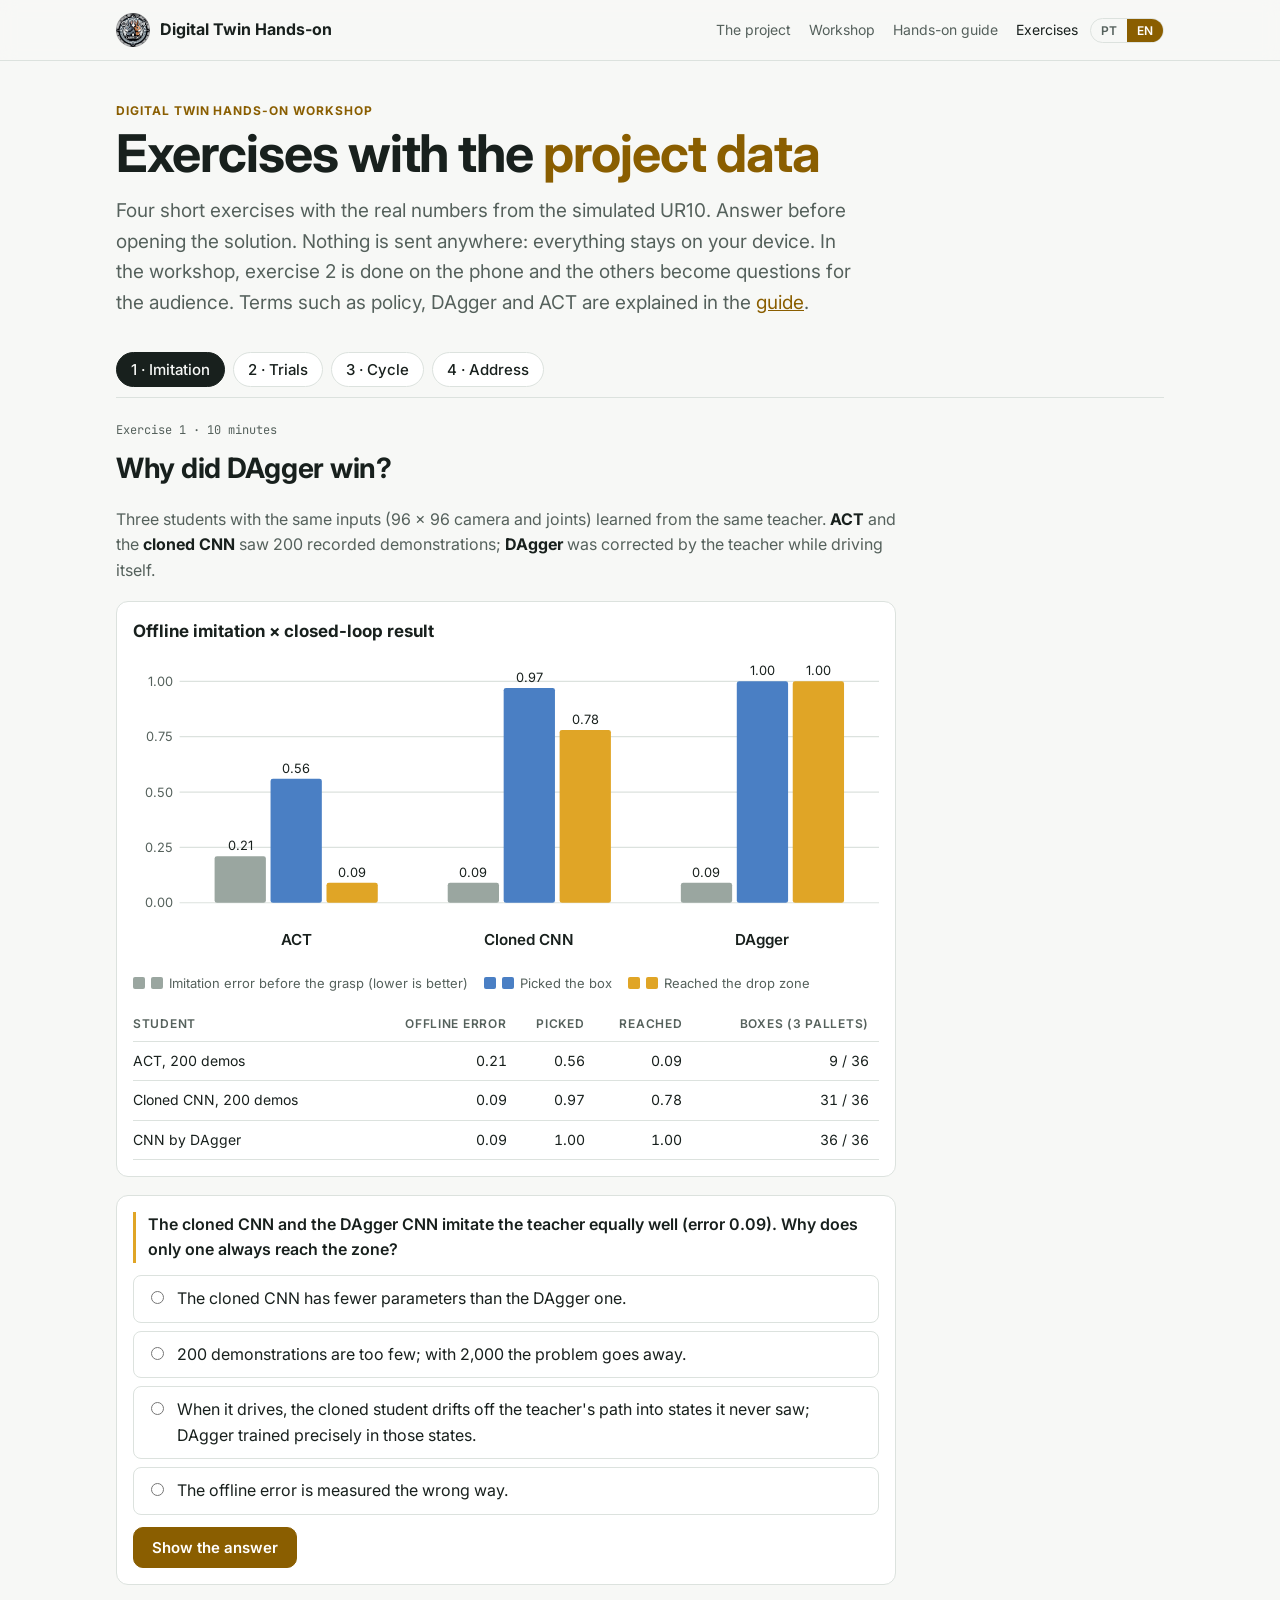
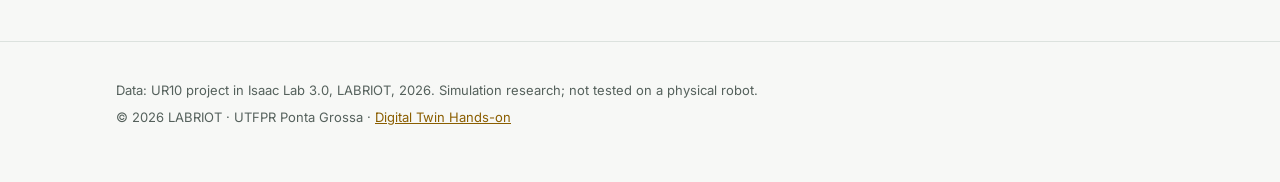
<file: exercicios.html>
<!doctype html>
<html lang="pt">
<head>
<meta charset="utf-8">
<meta name="viewport" content="width=device-width, initial-scale=1">
<title>Exercícios · Digital Twin Hands-on</title>
<meta name="description" content="Four short exercises with the real numbers from the simulated UR10 palletizing cell: imitation learning, how many trials are enough, cycle time and a failure with a fixed address.">
<meta property="og:title" content="Exercises · Digital Twin Hands-on">
<meta property="og:image" content="assets/img/cell_isaac_sim.jpg">
<link rel="icon" href="assets/img/labriot-logo-64.png" type="image/png">
<link rel="preconnect" href="https://fonts.googleapis.com">
<link href="https://fonts.googleapis.com/css2?family=Inter:wght@400;500;600;700&family=JetBrains+Mono:wght@400;500&display=swap" rel="stylesheet">
<link rel="stylesheet" href="assets/site.css">
<script src="assets/site.js"></script>
<style>
.page{padding:40px 0 0}
.tabs{display:flex;gap:8px;flex-wrap:wrap;position:sticky;top:60px;background:var(--bg);padding:10px 0;z-index:5;border-bottom:1px solid var(--line);margin-bottom:24px}
.tabs button{font:500 15px Inter,sans-serif;color:var(--text);background:var(--surface);border:1px solid var(--line);border-radius:999px;padding:7px 14px;cursor:pointer}
.tabs button[aria-selected="true"]{background:var(--text);color:var(--bg);border-color:var(--text)}
.ex{display:grid;gap:18px;max-width:780px;padding-bottom:56px}
.cab{display:grid;gap:8px}
.cab p{margin:0;color:var(--muted)}
.cab p b{color:var(--text)}
.tempo{font:12px "JetBrains Mono",Consolas,monospace;color:var(--muted)}
.cartao{background:var(--surface);border:1px solid var(--line);border-radius:12px;padding:16px;display:grid;gap:12px;min-width:0}
.cartao h3{margin:0;font-size:17px}
.cartao p{margin:0}
.pergunta{border-left:3px solid var(--accent);padding-left:12px;font-weight:600}
.opcoes{display:grid;gap:8px}
.opcao{display:flex;gap:10px;align-items:flex-start;padding:10px 12px;border:1px solid var(--line);border-radius:8px;cursor:pointer;background:var(--surface)}
.opcao input{margin-top:5px;accent-color:var(--amber-fill)}
.opcao.certa{border-color:var(--green);box-shadow:inset 3px 0 0 var(--green)}
.opcao.errada{border-color:var(--red);box-shadow:inset 3px 0 0 var(--red)}
.btn.rev{justify-self:start}
.resposta{background:var(--amber-soft);border-radius:8px;padding:14px;display:grid;gap:8px}
.grafico{overflow-x:auto}
.grafico svg{display:block;width:100%;height:auto;min-width:320px}
.legenda{display:flex;flex-wrap:wrap;gap:6px 16px;font-size:13px;color:var(--muted)}
.legenda span::before{content:"";display:inline-block;width:12px;height:12px;border-radius:2px;margin-right:6px;vertical-align:-1px;background:var(--c)}
.tabela{overflow-x:auto}
table{border-collapse:collapse;width:100%;font-size:14px;font-variant-numeric:tabular-nums}
th,td{text-align:left;padding:8px 10px 8px 0;border-bottom:1px solid var(--line)}
th{font-size:12px;text-transform:uppercase;letter-spacing:.06em;color:var(--muted);font-weight:600}
td.n,th.n{text-align:right}
.calc{display:grid;grid-template-columns:repeat(auto-fit,minmax(150px,1fr));gap:12px}
.calc label{display:grid;gap:4px;font-size:13px;color:var(--muted)}
.calc input{font:500 17px "JetBrains Mono",Consolas,monospace;padding:8px 10px;border:1px solid var(--line);border-radius:8px;background:var(--bg);color:var(--text);width:100%}
.saida{font-size:40px;font-weight:700;color:var(--blue);line-height:1;font-variant-numeric:tabular-nums}
.fases{display:grid;gap:8px}
.fase{display:grid;grid-template-columns:1fr auto;gap:8px 12px;align-items:center;padding:10px 12px;border:1px solid var(--line);border-radius:8px;background:var(--surface)}
.fase .nome{font-weight:500}
.fase .seg{font:13px "JetBrains Mono",Consolas,monospace;color:var(--muted)}
.alterna{display:flex;gap:4px;grid-column:1/-1}
.alterna button{flex:1;font:500 14px Inter,sans-serif;padding:6px 8px;border:1px solid var(--line);background:transparent;color:var(--text);border-radius:6px;cursor:pointer}
.alterna button[aria-pressed="true"].pol{background:var(--blue-soft);border-color:var(--blue);color:var(--blue)}
.alterna button[aria-pressed="true"].rot{background:var(--amber-soft);border-color:var(--brand);color:var(--brand-deep)}
.soma{display:flex;gap:20px;flex-wrap:wrap;font-variant-numeric:tabular-nums}
.soma div{display:grid}
.soma b{font-size:26px}
.palete{display:grid;gap:12px}
.camada{display:grid;gap:6px}
.camada .rot{font-size:13px;color:var(--muted)}
.grade{display:grid;grid-template-columns:repeat(4,1fr);gap:6px}
.slot{border:1px solid var(--line);border-radius:6px;padding:8px 4px;text-align:center;font-variant-numeric:tabular-nums;background:var(--surface);display:grid;gap:2px}
.slot .k{font:12px "JetBrains Mono",Consolas,monospace;color:var(--muted)}
.slot .v{font-size:22px;font-weight:700}
.slot.quente{background:var(--amber-soft);border-color:var(--brand)}
.slot.quente .v{color:var(--brand-deep)}
</style>
</head>
<body>
<header class="top">
  <div class="wrap">
    <a class="brand" href="./"><img src="assets/img/labriot-logo-64.png" alt="">Digital Twin Hands-on</a>
    <nav class="links">
      <a href="./#projeto"><span lang="pt">O projeto</span><span lang="en">The project</span></a>
      <a href="./#workshop">Workshop</a>
      <a href="guia.html"><span lang="pt">Mão na massa</span><span lang="en">Hands-on guide</span></a>
      <a href="exercicios.html" aria-current="page"><span lang="pt">Exercícios</span><span lang="en">Exercises</span></a>
    </nav>
    <div class="lang" role="group" aria-label="Idioma / Language">
      <button type="button" data-set-lang="pt" aria-pressed="true">PT</button>
      <button type="button" data-set-lang="en" aria-pressed="false">EN</button>
    </div>
  </div>
</header>

<main><div class="wrap">
<div class="page">
  <p class="eyebrow"><span lang="pt">Workshop Digital Twin Hands-on</span><span lang="en">Digital Twin Hands-on workshop</span></p>
  <h1><span lang="pt">Exercícios com os <span class="hl">dados do projeto</span></span><span lang="en">Exercises with the <span class="hl">project data</span></span></h1>
  <p class="lede" lang="pt">Quatro exercícios curtos, com os números reais do UR10 simulado. Responda antes de abrir a resposta. Nada é enviado: tudo fica no seu aparelho. No workshop, o exercício 2 é feito no celular e os outros viram perguntas à plateia. Termos como política, DAgger e ACT estão explicados no <a href="guia.html#termos">guia</a>.</p>
  <p class="lede" lang="en">Four short exercises with the real numbers from the simulated UR10. Answer before opening the solution. Nothing is sent anywhere: everything stays on your device. In the workshop, exercise 2 is done on the phone and the others become questions for the audience. Terms such as policy, DAgger and ACT are explained in the <a href="guia.html#termos">guide</a>.</p>
</div>

<div class="tabs" role="tablist" aria-label="Exercícios / Exercises">
  <button role="tab" id="tab-1" aria-controls="ex-1" aria-selected="true">1 · <span lang="pt">Imitação</span><span lang="en">Imitation</span></button>
  <button role="tab" id="tab-2" aria-controls="ex-2" aria-selected="false">2 · <span lang="pt">Ensaios</span><span lang="en">Trials</span></button>
  <button role="tab" id="tab-3" aria-controls="ex-3" aria-selected="false">3 · <span lang="pt">Ciclo</span><span lang="en">Cycle</span></button>
  <button role="tab" id="tab-4" aria-controls="ex-4" aria-selected="false">4 · <span lang="pt">Endereço</span><span lang="en">Address</span></button>
</div>

<!-- Exercício 1 -->
<div class="ex" id="ex-1" role="tabpanel" aria-labelledby="tab-1">
  <div class="cab">
    <span class="tempo"><span lang="pt">Exercício 1 · 10 minutos</span><span lang="en">Exercise 1 · 10 minutes</span></span>
    <h2><span lang="pt">Por que o DAgger ganhou?</span><span lang="en">Why did DAgger win?</span></h2>
    <p lang="pt">Três alunos com as mesmas entradas (câmera 96 × 96 e juntas) aprenderam com o mesmo professor. O <b>ACT</b> e a <b>CNN clonada</b> viram 200 demonstrações gravadas; o <b>DAgger</b> foi corrigido pelo professor enquanto ele mesmo dirigia.</p>
    <p lang="en">Three students with the same inputs (96 × 96 camera and joints) learned from the same teacher. <b>ACT</b> and the <b>cloned CNN</b> saw 200 recorded demonstrations; <b>DAgger</b> was corrected by the teacher while driving itself.</p>
  </div>
  <div class="cartao">
    <h3><span lang="pt">Imitação offline × resultado em malha fechada</span><span lang="en">Offline imitation × closed-loop result</span></h3>
    <div class="grafico" id="graf1"></div>
    <div class="legenda"><span style="--c: var(--gray-fill)"><span lang="pt">Erro de imitação antes da pega (menor é melhor)</span><span lang="en">Imitation error before the grasp (lower is better)</span></span><span style="--c: var(--blue-fill)"><span lang="pt">Pegou a caixa</span><span lang="en">Picked the box</span></span><span style="--c: var(--amber-fill)"><span lang="pt">Chegou à zona de entrega</span><span lang="en">Reached the drop zone</span></span></div>
    <div class="tabela"><table>
      <tr><th><span lang="pt">Aluno</span><span lang="en">Student</span></th><th class="n"><span lang="pt">Erro offline</span><span lang="en">Offline error</span></th><th class="n"><span lang="pt">Pegou</span><span lang="en">Picked</span></th><th class="n"><span lang="pt">Chegou</span><span lang="en">Reached</span></th><th class="n"><span lang="pt">Caixas (3 paletes)</span><span lang="en">Boxes (3 pallets)</span></th></tr>
      <tr><td><span lang="pt">ACT, 200 demos</span><span lang="en">ACT, 200 demos</span></td><td class="n" data-num="0.21"></td><td class="n" data-num="0.56"></td><td class="n" data-num="0.09"></td><td class="n">9 / 36</td></tr>
      <tr><td><span lang="pt">CNN clonada, 200 demos</span><span lang="en">Cloned CNN, 200 demos</span></td><td class="n" data-num="0.09"></td><td class="n" data-num="0.97"></td><td class="n" data-num="0.78"></td><td class="n">31 / 36</td></tr>
      <tr><td><span lang="pt">CNN por DAgger</span><span lang="en">CNN by DAgger</span></td><td class="n" data-num="0.09"></td><td class="n" data-num="1.00"></td><td class="n" data-num="1.00"></td><td class="n">36 / 36</td></tr>
    </table></div>
  </div>
  <div class="cartao">
    <p class="pergunta" lang="pt">A CNN clonada e a CNN por DAgger imitam o professor igualmente bem (erro 0,09). Por que só uma chega à zona sempre?</p>
    <p class="pergunta" lang="en">The cloned CNN and the DAgger CNN imitate the teacher equally well (error 0.09). Why does only one always reach the zone?</p>
    <div class="opcoes" data-certa="c">
      <label class="opcao"><input type="radio" name="q1" value="a"><span><span lang="pt">A CNN clonada tem menos parâmetros que a do DAgger.</span><span lang="en">The cloned CNN has fewer parameters than the DAgger one.</span></span></label>
      <label class="opcao"><input type="radio" name="q1" value="b"><span><span lang="pt">200 demonstrações são poucas; com 2.000 o problema some.</span><span lang="en">200 demonstrations are too few; with 2,000 the problem goes away.</span></span></label>
      <label class="opcao"><input type="radio" name="q1" value="c"><span><span lang="pt">Quando dirige, o aluno clonado sai do caminho do professor e entra em estados que nunca viu; o DAgger treinou justamente nesses estados.</span><span lang="en">When it drives, the cloned student drifts off the teacher's path into states it never saw; DAgger trained precisely in those states.</span></span></label>
      <label class="opcao"><input type="radio" name="q1" value="d"><span><span lang="pt">O erro offline é medido de forma errada.</span><span lang="en">The offline error is measured the wrong way.</span></span></label>
    </div>
    <button class="btn primary rev" data-revela="r1"><span lang="pt">Ver a resposta</span><span lang="en">Show the answer</span></button>
    <div class="resposta" id="r1" hidden>
      <p lang="pt"><b>Erro que se acumula.</b> As duas redes são iguais e imitam igualmente bem nos estados das demonstrações. Mas em malha fechada pequenos desvios levam o aluno clonado a situações fora das demos, onde ele não sabe voltar. O DAgger coleta exatamente esses estados e pede ao professor a ação certa ali.</p>
      <p lang="en"><b>Compounding error.</b> Both networks are identical and imitate equally well in the demonstration states. But in closed loop, small deviations take the cloned student into situations outside the demos, where it does not know how to recover. DAgger collects exactly those states and asks the teacher for the right action there.</p>
      <p lang="pt">Com mais demonstrações a CNN clonada melhora até 100 demos (chegou 0,20 → 0,78) e depois para de melhorar. O ACT, com a mesma informação, pega a caixa em pouco mais da metade das vezes (56 %) e só chega à zona em 9 %: a arquitetura pesou mais que o algoritmo.</p>
      <p lang="en">With more demonstrations, the cloned CNN improves up to 100 demos (reached 0.20 → 0.78) and then stops improving. ACT, with the same information, picks the box only a little over half the time (56%) and reaches the zone in just 9%: the architecture mattered more than the algorithm.</p>
    </div>
  </div>
</div>

<!-- Exercício 2 -->
<div class="ex" id="ex-2" role="tabpanel" aria-labelledby="tab-2" hidden>
  <div class="cab">
    <span class="tempo"><span lang="pt">Exercício 2 · 10 minutos</span><span lang="en">Exercise 2 · 10 minutes</span></span>
    <h2><span lang="pt">Quantos ensaios bastam?</span><span lang="en">How many trials are enough?</span></h2>
    <p lang="pt">Uma fábrica pede 99,5 % de sucesso. A demo montou 36 de 36 caixas. Isso prova a meta?</p>
    <p lang="en">A factory asks for 99.5% success. The demo placed 36 out of 36 boxes. Does that prove the target?</p>
  </div>
  <div class="cartao">
    <p class="pergunta" lang="pt">Antes de calcular: quantos ensaios <b>sem nenhuma falha</b> você acha que são necessários para afirmar 99,5 % com 95 % de confiança?</p>
    <p class="pergunta" lang="en">Before calculating: how many trials <b>with no failure at all</b> do you think are needed to claim 99.5% with 95% confidence?</p>
    <div class="opcoes" data-certa="d">
      <label class="opcao"><input type="radio" name="q2" value="a"><span><span lang="pt">36 — a demo já basta</span><span lang="en">36 — the demo is enough</span></span></label>
      <label class="opcao"><input type="radio" name="q2" value="b"><span><span lang="pt">Cerca de 100</span><span lang="en">About 100</span></span></label>
      <label class="opcao"><input type="radio" name="q2" value="c"><span><span lang="pt">Cerca de 200</span><span lang="en">About 200</span></span></label>
      <label class="opcao"><input type="radio" name="q2" value="d"><span><span lang="pt">Cerca de 600</span><span lang="en">About 600</span></span></label>
    </div>
    <button class="btn primary rev" data-revela="r2"><span lang="pt">Ver a resposta</span><span lang="en">Show the answer</span></button>
    <div class="resposta" id="r2" hidden>
      <p lang="pt"><b>598 ensaios.</b> Com zero falhas em n ensaios, o limite inferior de 95 % de confiança é 0,05<sup>1/n</sup>. Com 36 caixas, isso dá cerca de 92 %. Na simulação, 640 episódios por política levam minutos — é o que torna a meta verificável.</p>
      <p lang="en"><b>598 trials.</b> With zero failures in n trials, the 95% lower confidence bound is 0.05<sup>1/n</sup>. With 36 boxes, that is about 92%. In simulation, 640 episodes per policy take minutes — that is what makes the target verifiable.</p>
    </div>
  </div>
  <div class="cartao">
    <h3><span lang="pt">Calculadora</span><span lang="en">Calculator</span></h3>
    <div class="calc">
      <label for="c-n"><span><span lang="pt">Ensaios (n)</span><span lang="en">Trials (n)</span></span><input id="c-n" type="number" min="1" max="100000" value="36" inputmode="numeric"></label>
      <label for="c-k"><span><span lang="pt">Falhas (k)</span><span lang="en">Failures (k)</span></span><input id="c-k" type="number" min="0" max="100000" value="0" inputmode="numeric"></label>
      <label for="c-conf"><span><span lang="pt">Confiança (%)</span><span lang="en">Confidence (%)</span></span><input id="c-conf" type="number" min="50" max="99.9" step="0.5" value="95" inputmode="decimal"></label>
    </div>
    <div><div class="saida" id="c-saida">—</div><small style="color:var(--muted)"><span lang="pt">limite inferior da taxa de sucesso (Clopper-Pearson, unilateral)</span><span lang="en">lower bound of the success rate (one-sided Clopper-Pearson)</span></small></div>
    <div class="calc">
      <label for="c-meta"><span><span lang="pt">Meta de sucesso (%)</span><span lang="en">Success target (%)</span></span><input id="c-meta" type="number" min="50" max="99.99" step="0.1" value="99.5" inputmode="decimal"></label>
    </div>
    <div><div class="saida" id="c-nmeta">—</div><small style="color:var(--muted)"><span lang="pt">ensaios sem falha necessários para afirmar a meta com a confiança acima</span><span lang="en">failure-free trials needed to claim the target at the confidence above</span></small></div>
  </div>
</div>

<!-- Exercício 3 -->
<div class="ex" id="ex-3" role="tabpanel" aria-labelledby="tab-3" hidden>
  <div class="cab">
    <span class="tempo"><span lang="pt">Exercício 3 · 10 minutos</span><span lang="en">Exercise 3 · 10 minutes</span></span>
    <h2><span lang="pt">Onde vai o tempo de cada caixa?</span><span lang="en">Where does each box's time go?</span></h2>
    <p lang="pt">No modo bancada (limites reais de velocidade, ventosa realista), cada caixa levava 9,2 s. Abaixo, a média por fase em 36 ciclos. Marque o que depende <b>da política treinada</b> e o que depende <b>do roteiro em volta dela</b> — programa, esteira, IK.</p>
    <p lang="en">In bench mode (real speed limits, realistic suction cup), each box took 9.2 s. Below, the average per phase over 36 cycles. Mark what depends on <b>the trained policy</b> and what depends on <b>the script around it</b> — program, conveyor, IK.</p>
  </div>
  <div class="cartao">
    <div class="fases" id="fases"></div>
    <div class="soma" aria-live="polite">
      <div><span style="color:var(--blue)"><span lang="pt">Política</span><span lang="en">Policy</span></span><b id="s-pol"></b></div>
      <div><span style="color:var(--brand)"><span lang="pt">Roteiro</span><span lang="en">Script</span></span><b id="s-rot"></b></div>
      <div><span style="color:var(--muted)"><span lang="pt">Sem marcar</span><span lang="en">Unmarked</span></span><b id="s-nada"></b></div>
    </div>
    <p class="pergunta" lang="pt">Quais são os dois maiores desperdícios? Dá para cortá-los sem retreinar?</p>
    <p class="pergunta" lang="en">What are the two biggest wastes? Can you cut them without retraining?</p>
    <button class="btn primary rev" data-revela="r3"><span lang="pt">Ver a resposta</span><span lang="en">Show the answer</span></button>
    <div class="resposta" id="r3" hidden>
      <p lang="pt"><b>O retorno (2,4 s) e a espera da caixa (1,5 s) eram do roteiro.</b> O retorno eram dois movimentos fixos de 1,2 s, qualquer que fosse a distância; a caixa seguinte só entrava na esteira depois que o braço voltava. Nenhum dos dois precisava de treino.</p>
      <p lang="en"><b>The return (2.4 s) and the wait for the box (1.5 s) belonged to the script.</b> The return was two fixed 1.2 s moves, whatever the distance; the next box only entered the conveyor after the arm came back. Neither needed training.</p>
      <p lang="pt">Política: transporte e aproximação. Roteiro: retorno, espera da caixa, pega programada, entrega fina pela IK e soltura.</p>
      <p lang="en">Policy: transport and approach. Script: return, wait for the box, scripted grasp, final placement by IK, and release.</p>
      <div class="grafico" id="graf3"></div>
      <div class="legenda" id="leg3"></div>
      <p lang="pt">Depois de medir: retorno direto pelo limitador, esteira contínua, entrega fina com ponto de passagem — e só então retreino. De 9,2 para 6,6 s por ciclo nesta medição; com o aluno final, 6,25 s por caixa.</p>
      <p lang="en">After measuring: direct return through the limiter, continuous conveyor, final placement with a waypoint — and only then retraining. From 9.2 to 6.6 s per cycle in this measurement; with the final student, 6.25 s per box.</p>
    </div>
  </div>
</div>

<!-- Exercício 4 -->
<div class="ex" id="ex-4" role="tabpanel" aria-labelledby="tab-4" hidden>
  <div class="cab">
    <span class="tempo"><span lang="pt">Exercício 4 · 5 minutos</span><span lang="en">Exercise 4 · 5 minutes</span></span>
    <h2><span lang="pt">A falha tem endereço</span><span lang="en">The failure has an address</span></h2>
    <p lang="pt">Em parte dos ciclos, o aluno com câmera parava a uns 25 cm da posição e a IK precisava terminar a entrega (o “plano B”). Abaixo, em quantos de 9 paletes isso aconteceu em cada posição do palete.</p>
    <p lang="en">In some cycles, the camera student stopped about 25 cm from the slot and IK had to finish the placement (the “plan B”). Below, in how many of 9 pallets that happened at each pallet slot.</p>
  </div>
  <div class="cartao">
    <div class="palete" id="palete"></div>
    <p style="font-size:14px;color:var(--muted)" lang="pt">Na hora da parada, a caixa estava na altura certa, exatamente 25 cm ao lado do destino — a distância de uma posição.</p>
    <p style="font-size:14px;color:var(--muted)" lang="en">When it stopped, the box was at the right height, exactly 25 cm beside the target — the distance of one slot.</p>
  </div>
  <div class="cartao">
    <p class="pergunta" lang="pt">Qual hipótese você testaria primeiro?</p>
    <p class="pergunta" lang="en">Which hypothesis would you test first?</p>
    <div class="opcoes" data-certa="c">
      <label class="opcao"><input type="radio" name="q4" value="a"><span><span lang="pt">A recompensa do professor não favorece chegar perto da posição.</span><span lang="en">The teacher's reward does not favor getting close to the slot.</span></span></label>
      <label class="opcao"><input type="radio" name="q4" value="b"><span><span lang="pt">O braço não alcança essas posições (limite de juntas).</span><span lang="en">The arm cannot reach those slots (joint limits).</span></span></label>
      <label class="opcao"><input type="radio" name="q4" value="c"><span><span lang="pt">O aluno vê algo diferente nessas posições do que via no treino.</span><span lang="en">The student sees something different at those slots than it saw in training.</span></span></label>
      <label class="opcao"><input type="radio" name="q4" value="d"><span><span lang="pt">É acaso: com mais paletes, se espalha pelas outras posições.</span><span lang="en">It is chance: with more pallets, it spreads to the other slots.</span></span></label>
    </div>
    <button class="btn primary rev" data-revela="r4"><span lang="pt">Ver a resposta</span><span lang="en">Show the answer</span></button>
    <div class="resposta" id="r4" hidden>
      <p lang="pt"><b>Era a percepção.</b> No treino com câmera, as camadas de baixo eram um bloco liso; na demo, caixas de verdade com frestas. Nas camadas de cima, as frestas levavam o aluno à posição vazia ao lado. A IK alcança as posições, e 9 de 9 em três posições não é acaso.</p>
      <p lang="en"><b>It was perception.</b> In camera training, the lower layers were a smooth block; in the demo, real boxes with gaps. On the upper layers, the gaps led the student to the empty slot next door. IK reaches the slots, and 9 out of 9 at three slots is not chance.</p>
      <p lang="pt">Dois testes confirmaram: desenhar a pilha como bloco na demo fez o erro sumir; mostrar caixas no treino fez o aluno antigo errar a zona em 11 % dos episódios. Corrigido treinando o aluno vendo as duas versões da pilha, metade do tempo cada (20 min): plano B de 28 em 108 ciclos para zero.</p>
      <p lang="en">Two tests confirmed it: drawing the stack as a block in the demo made the error disappear; showing boxes in training made the old student miss the zone in 11% of episodes. Fixed by training the student on both versions of the stack, half the time each (20 min): plan B went from 28 in 108 cycles to zero.</p>
      <p lang="pt">A primeira aposta, inclusive a nossa, foi a recompensa. Lição: quando a falha tem endereço fixo, investigue o endereço.</p>
      <p lang="en">The first guess, ours included, was the reward. Lesson: when a failure has a fixed address, investigate the address.</p>
    </div>
  </div>
</div>
</div></main>

<footer><div class="wrap">
  <p lang="pt">Dados: projeto UR10 no Isaac Lab 3.0, LABRIOT, 2026. Simulação de pesquisa; não testado num robô físico.</p>
  <p lang="en">Data: UR10 project in Isaac Lab 3.0, LABRIOT, 2026. Simulation research; not tested on a physical robot.</p>
  <p>© 2026 LABRIOT · UTFPR Ponta Grossa · <a href="./">Digital Twin Hands-on</a></p>
</div></footer>

<script>
(function () {
  var $ = function (s, r) { return (r || document).querySelector(s); };
  var fmt = function (x, d) { d = d === undefined ? 1 : d; var s = x.toFixed(d); return document.documentElement.lang === "en" ? s : s.replace(".", ","); };
  var css = function (v) { return getComputedStyle(document.documentElement).getPropertyValue(v).trim(); };

  // abas (#ex1..#ex4 no link)
  var tabs = Array.prototype.slice.call(document.querySelectorAll('[role="tab"]'));
  function abre(i) {
    tabs.forEach(function (t, j) {
      t.setAttribute("aria-selected", j === i ? "true" : "false");
      document.getElementById(t.getAttribute("aria-controls")).hidden = j !== i;
    });
  }
  tabs.forEach(function (t, i) { t.addEventListener("click", function () { abre(i); try { history.replaceState(null, "", "#ex" + (i + 1)); } catch (e) {} }); });
  var h = (location.hash || "").match(/^#ex([1-4])$/);
  if (h) abre(+h[1] - 1);

  // opções e respostas
  document.querySelectorAll("[data-revela]").forEach(function (b) { b.addEventListener("click", function () {
    $("#" + b.dataset.revela).hidden = false;
    var g = b.parentElement.querySelector(".opcoes");
    if (g) g.querySelectorAll(".opcao").forEach(function (o) {
      var inp = o.querySelector("input"), v = inp.value;
      o.classList.toggle("certa", v === g.dataset.certa);
      o.classList.toggle("errada", inp.checked && v !== g.dataset.certa);
    });
    b.hidden = true;
    if (b.dataset.revela === "r3") desenha3();
  }); });

  function numeros() { document.querySelectorAll("[data-num]").forEach(function (td) { td.textContent = fmt(+td.dataset.num, 2); }); }

  // gráfico 1
  function desenha1() {
    var dados = [
      { n: "ACT", e: 0.21, p: 0.56, c: 0.09 },
      { n: L("CNN clonada", "Cloned CNN"), e: 0.09, p: 0.97, c: 0.78 },
      { n: "DAgger", e: 0.09, p: 1.0, c: 1.0 }
    ];
    var W = 640, H = 260, x0 = 40, y0 = 20, ph = 190, gw = (W - x0) / 3;
    var s = '<svg viewBox="0 0 ' + W + " " + H + '" role="img" aria-label="' + L("Erro offline, pegou e chegou à zona para ACT, CNN clonada e DAgger", "Offline error, picked and reached the zone for ACT, cloned CNN and DAgger") + '">';
    for (var v = 0; v <= 1.001; v += 0.25) {
      var y = y0 + ph * (1 - v);
      s += '<line x1="' + x0 + '" x2="' + W + '" y1="' + y + '" y2="' + y + '" stroke="' + css("--line") + '" stroke-width="1"/>';
      s += '<text x="' + (x0 - 6) + '" y="' + (y + 4) + '" text-anchor="end" font-size="11" fill="' + css("--muted") + '">' + fmt(v, 2) + "</text>";
    }
    dados.forEach(function (d, i) {
      var gx = x0 + i * gw + gw * 0.15, bw = gw * 0.22;
      [[d.e, "--gray-fill"], [d.p, "--blue-fill"], [d.c, "--amber-fill"]].forEach(function (par, j) {
        var bh = ph * par[0], x = gx + j * (bw + 4), yy = y0 + ph - bh;
        s += '<rect x="' + x + '" y="' + yy + '" width="' + bw + '" height="' + bh + '" fill="' + css(par[1]) + '" rx="2"/>';
        s += '<text x="' + (x + bw / 2) + '" y="' + (yy - 5) + '" text-anchor="middle" font-size="11" fill="' + css("--text") + '">' + fmt(par[0], 2) + "</text>";
      });
      s += '<text x="' + (gx + 1.5 * bw + 4) + '" y="' + (H - 14) + '" text-anchor="middle" font-size="13" font-weight="600" fill="' + css("--text") + '">' + d.n + "</text>";
    });
    $("#graf1").innerHTML = s + "</svg>";
  }

  // calculadora (Clopper-Pearson unilateral, bisseção na CDF binomial)
  function cdfSucessos(n, s, p) {
    var lt = n * Math.log(p), tot = Math.exp(lt);
    for (var x = n; x > s; x--) { lt += Math.log(x / (n - x + 1)) + Math.log((1 - p) / p); tot += Math.exp(lt); }
    return tot;
  }
  function limiteInferior(n, k, conf) {
    var s = n - k, a = 1 - conf;
    if (s <= 0) return 0;
    if (k === 0) return Math.pow(a, 1 / n);
    var lo = 0, hi = 1;
    for (var i = 0; i < 60; i++) { var m = (lo + hi) / 2; if (cdfSucessos(n, s, m) < a) lo = m; else hi = m; }
    return lo;
  }
  function calcula() {
    var n = Math.max(1, Math.min(5000, Math.round(+$("#c-n").value || 1)));
    var k = Math.max(0, Math.min(n, Math.round(+$("#c-k").value || 0)));
    var conf = Math.min(0.999, Math.max(0.5, (+$("#c-conf").value || 95) / 100));
    var meta = Math.min(0.9999, Math.max(0.5, (+$("#c-meta").value || 99.5) / 100));
    $("#c-saida").textContent = fmt(100 * limiteInferior(n, k, conf), 1) + " %";
    $("#c-nmeta").textContent = Math.ceil(Math.log(1 - conf) / Math.log(meta)).toLocaleString(L("pt-BR", "en-US"));
  }
  ["#c-n", "#c-k", "#c-conf", "#c-meta"].forEach(function (s) { $(s).addEventListener("input", calcula); });

  // exercício 3: fases
  var fases = [
    { id: "retorno", pt: "Retorno à espera", en: "Return to wait pose", a: 2.42, d: 1.61 },
    { id: "transporte", pt: "Transporte da caixa", en: "Box transport", a: 2.30, d: 2.02 },
    { id: "esteira", pt: "Esperando a caixa na esteira", en: "Waiting for the box on the conveyor", a: 1.53, d: 0.19 },
    { id: "fino", pt: "Entrega fina (IK)", en: "Final placement (IK)", a: 1.46, d: 1.10 },
    { id: "pega", pt: "Pega programada", en: "Scripted grasp", a: 0.96, d: 1.00 },
    { id: "soltura", pt: "Soltura", en: "Release", a: 0.43, d: 0.43 },
    { id: "aprox", pt: "Aproximação da caixa", en: "Approach to the box", a: 0.11, d: 0.24 }
  ];
  var escolha = {};
  function nome(f) { return L(f.pt, f.en); }
  function montaFases() {
    var lista = $("#fases");
    lista.innerHTML = "";
    fases.forEach(function (f) {
      var el = document.createElement("div");
      el.className = "fase";
      el.innerHTML = '<span class="nome">' + nome(f) + '</span><span class="seg">' + fmt(f.a, 2) + ' s</span>' +
        '<div class="alterna" role="group" aria-label="' + nome(f) + '">' +
        '<button type="button" class="pol" aria-pressed="' + (escolha[f.id] === "pol") + '">' + L("Política", "Policy") + '</button>' +
        '<button type="button" class="rot" aria-pressed="' + (escolha[f.id] === "rot") + '">' + L("Roteiro", "Script") + '</button></div>';
      el.querySelectorAll("button").forEach(function (b) { b.addEventListener("click", function () {
        var v = b.classList.contains("pol") ? "pol" : "rot";
        escolha[f.id] = escolha[f.id] === v ? undefined : v;
        el.querySelectorAll("button").forEach(function (x) { x.setAttribute("aria-pressed", x.classList.contains(escolha[f.id] || "-") ? "true" : "false"); });
        soma();
      }); });
      lista.appendChild(el);
    });
  }
  function soma() {
    var p = 0, r = 0, n = 0;
    fases.forEach(function (f) { if (escolha[f.id] === "pol") p += f.a; else if (escolha[f.id] === "rot") r += f.a; else n += f.a; });
    $("#s-pol").textContent = fmt(p) + " s"; $("#s-rot").textContent = fmt(r) + " s"; $("#s-nada").textContent = fmt(n) + " s";
  }
  var cores3 = ["--amber-fill", "--blue-fill", "--gray-fill", "--green", "--red", "--muted", "--blue"];
  function desenha3() {
    var W = 640, H = 150, x0 = 70, esc = (W - x0 - 50) / 9.5;
    var s = '<svg viewBox="0 0 ' + W + " " + H + '" role="img" aria-label="' + L("Ciclo por fase antes (9,2 s) e depois (6,6 s)", "Cycle by phase before (9.2 s) and after (6.6 s)") + '">';
    [[L("Antes", "Before"), "a", 20], [L("Depois", "After"), "d", 82]].forEach(function (lin) {
      var x = x0, tot = 0, k = lin[1], y = lin[2];
      s += '<text x="0" y="' + (y + 30) + '" font-size="14" font-weight="600" fill="' + css("--text") + '">' + lin[0] + "</text>";
      fases.forEach(function (f, i) {
        var w = f[k] * esc; tot += f[k];
        s += '<rect x="' + x + '" y="' + y + '" width="' + Math.max(w - 1.5, 0.5) + '" height="48" fill="' + css(cores3[i]) + '"/>';
        if (w > 34) s += '<text x="' + (x + w / 2) + '" y="' + (y + 29) + '" text-anchor="middle" font-size="12" fill="' + css("--bg") + '" font-weight="600">' + fmt(f[k]) + "</text>";
        x += w;
      });
      s += '<text x="' + (x + 6) + '" y="' + (y + 30) + '" font-size="14" font-weight="600" fill="' + css("--text") + '">' + fmt(tot) + " s</text>";
    });
    $("#graf3").innerHTML = s + "</svg>";
    $("#leg3").innerHTML = fases.map(function (f, i) { return '<span style="--c: var(' + cores3[i] + ')">' + nome(f) + "</span>"; }).join("");
  }

  // exercício 4: palete por camada (de cima para baixo)
  var planoB = [0, 0, 0, 0, 1, 0, 9, 0, 9, 0, 9, 0];
  function montaPalete() {
    var nomes = [L("Camada de cima (posições 8–11)", "Top layer (slots 8–11)"), L("Camada do meio (4–7)", "Middle layer (4–7)"), L("Camada de baixo (0–3)", "Bottom layer (0–3)")];
    var pal = $("#palete");
    pal.innerHTML = "";
    [2, 1, 0].forEach(function (c, i) {
      var d = document.createElement("div");
      d.className = "camada";
      var g = "";
      for (var j = 0; j < 4; j++) {
        var k = c * 4 + j, v = planoB[k];
        g += '<div class="slot' + (v >= 5 ? " quente" : "") + '"><span class="k">' + L("pos.", "slot") + " " + k + '</span><span class="v">' + v + "/9</span></div>";
      }
      d.innerHTML = '<span class="rot">' + nomes[i] + '</span><div class="grade">' + g + "</div>";
      pal.appendChild(d);
    });
  }

  function tudo() { numeros(); desenha1(); calcula(); montaFases(); soma(); montaPalete(); if (!$("#r3").hidden) desenha3(); }
  onLang(tudo);
  tudo();
  if (window.matchMedia) { var mq = matchMedia("(prefers-color-scheme: dark)"); if (mq.addEventListener) mq.addEventListener("change", tudo); }
})();
</script>
</body>
</html>
</file>
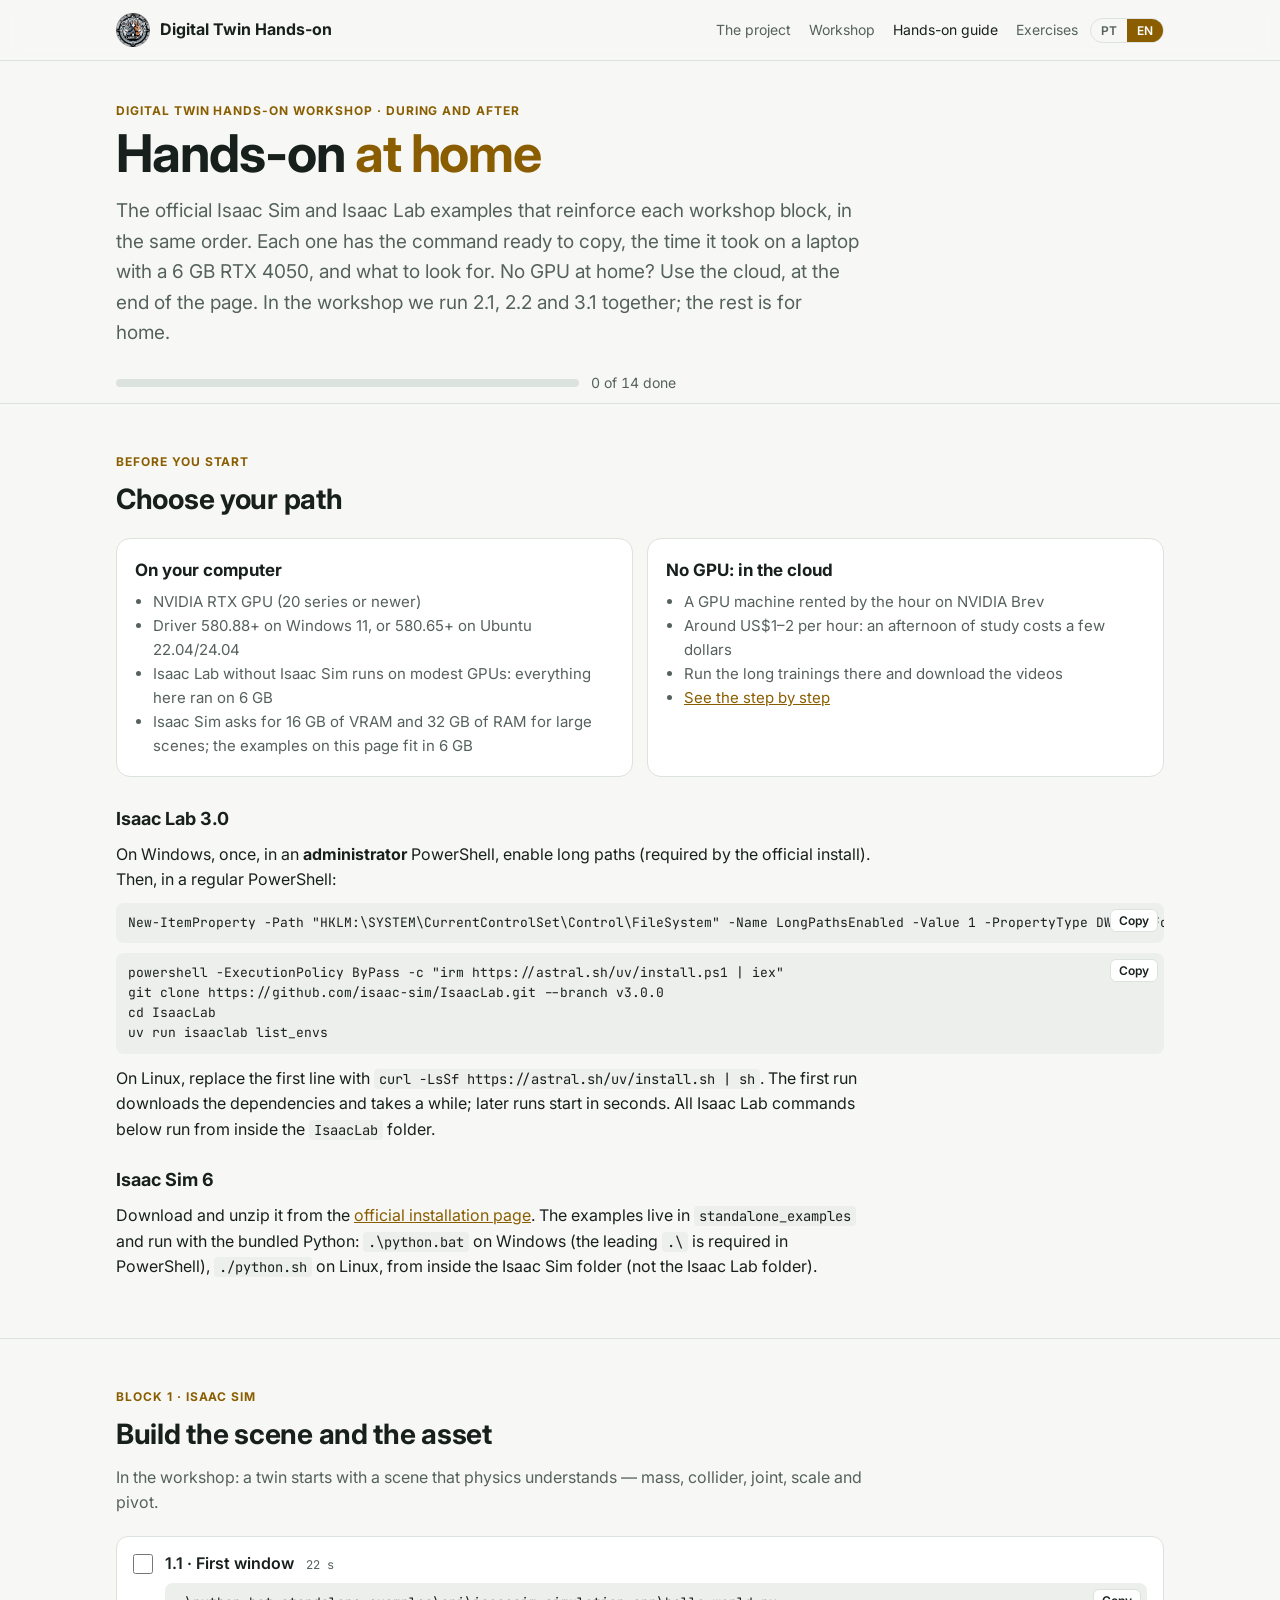
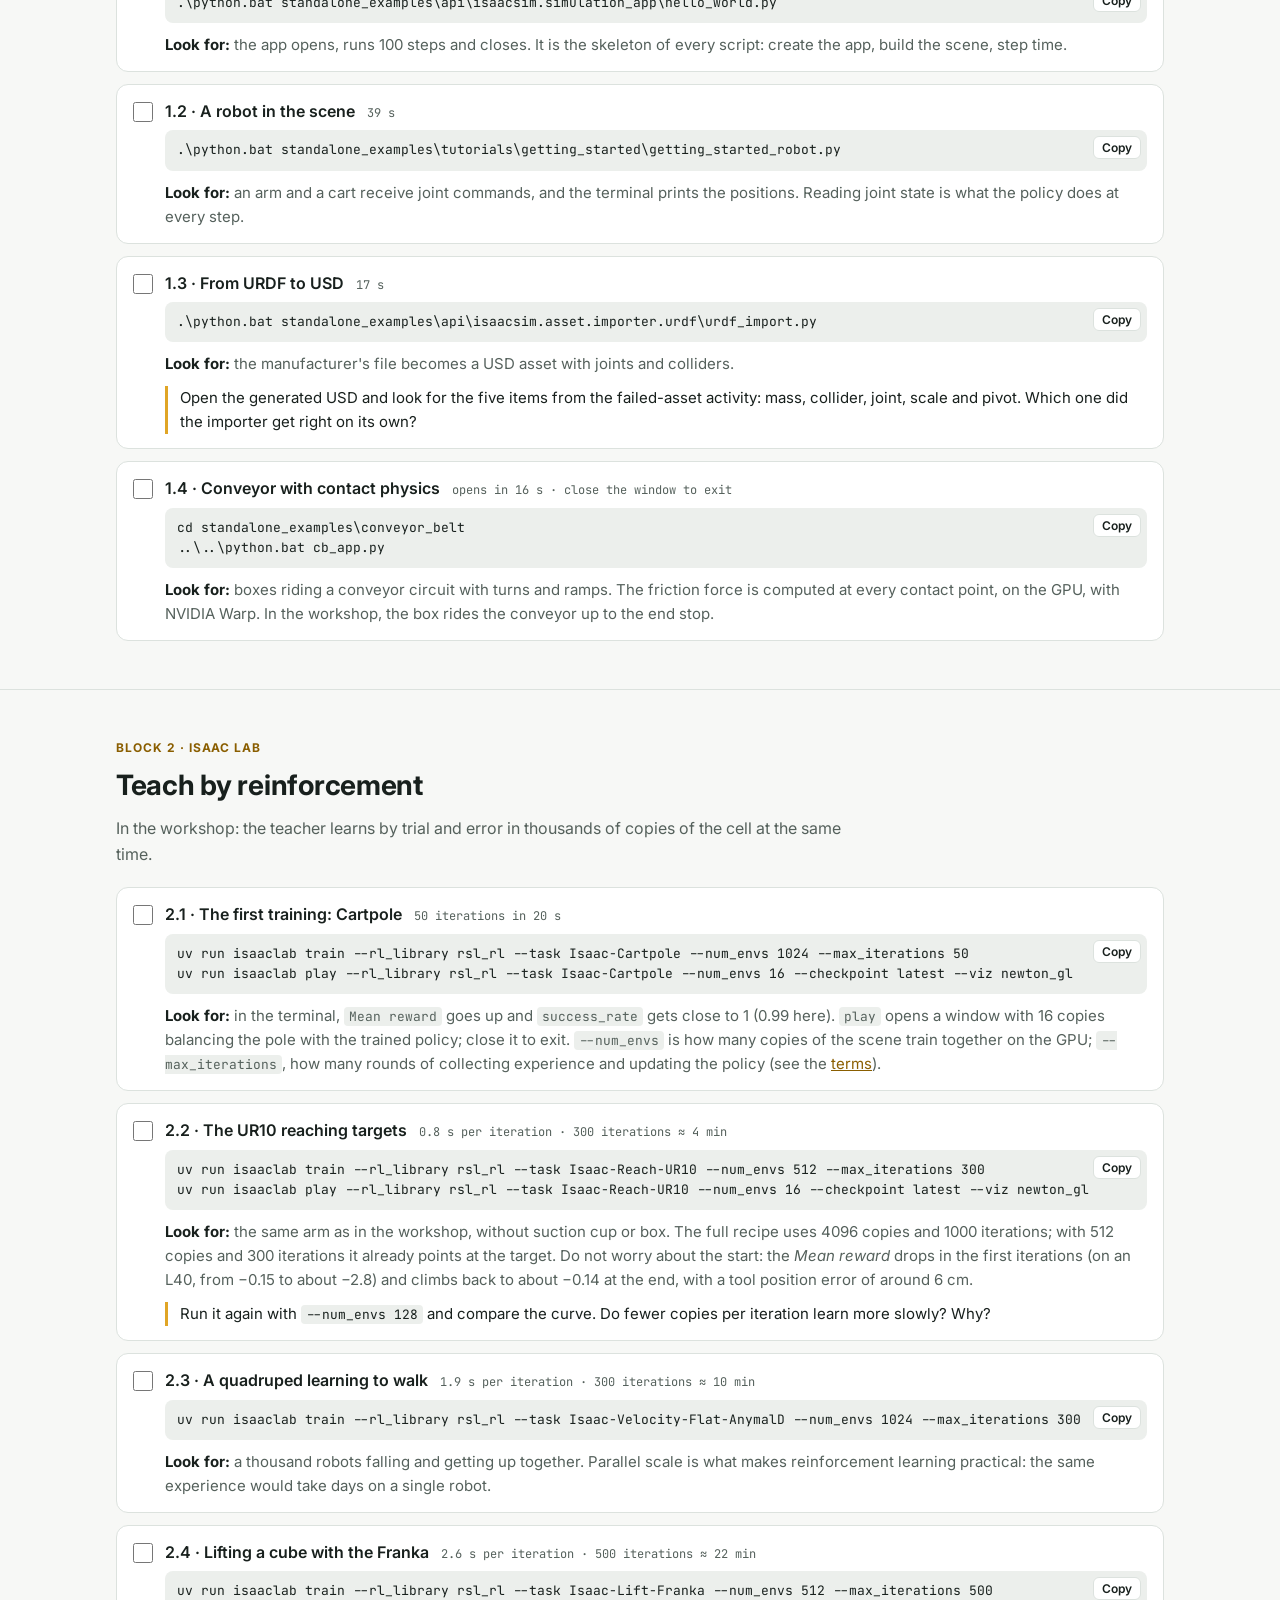
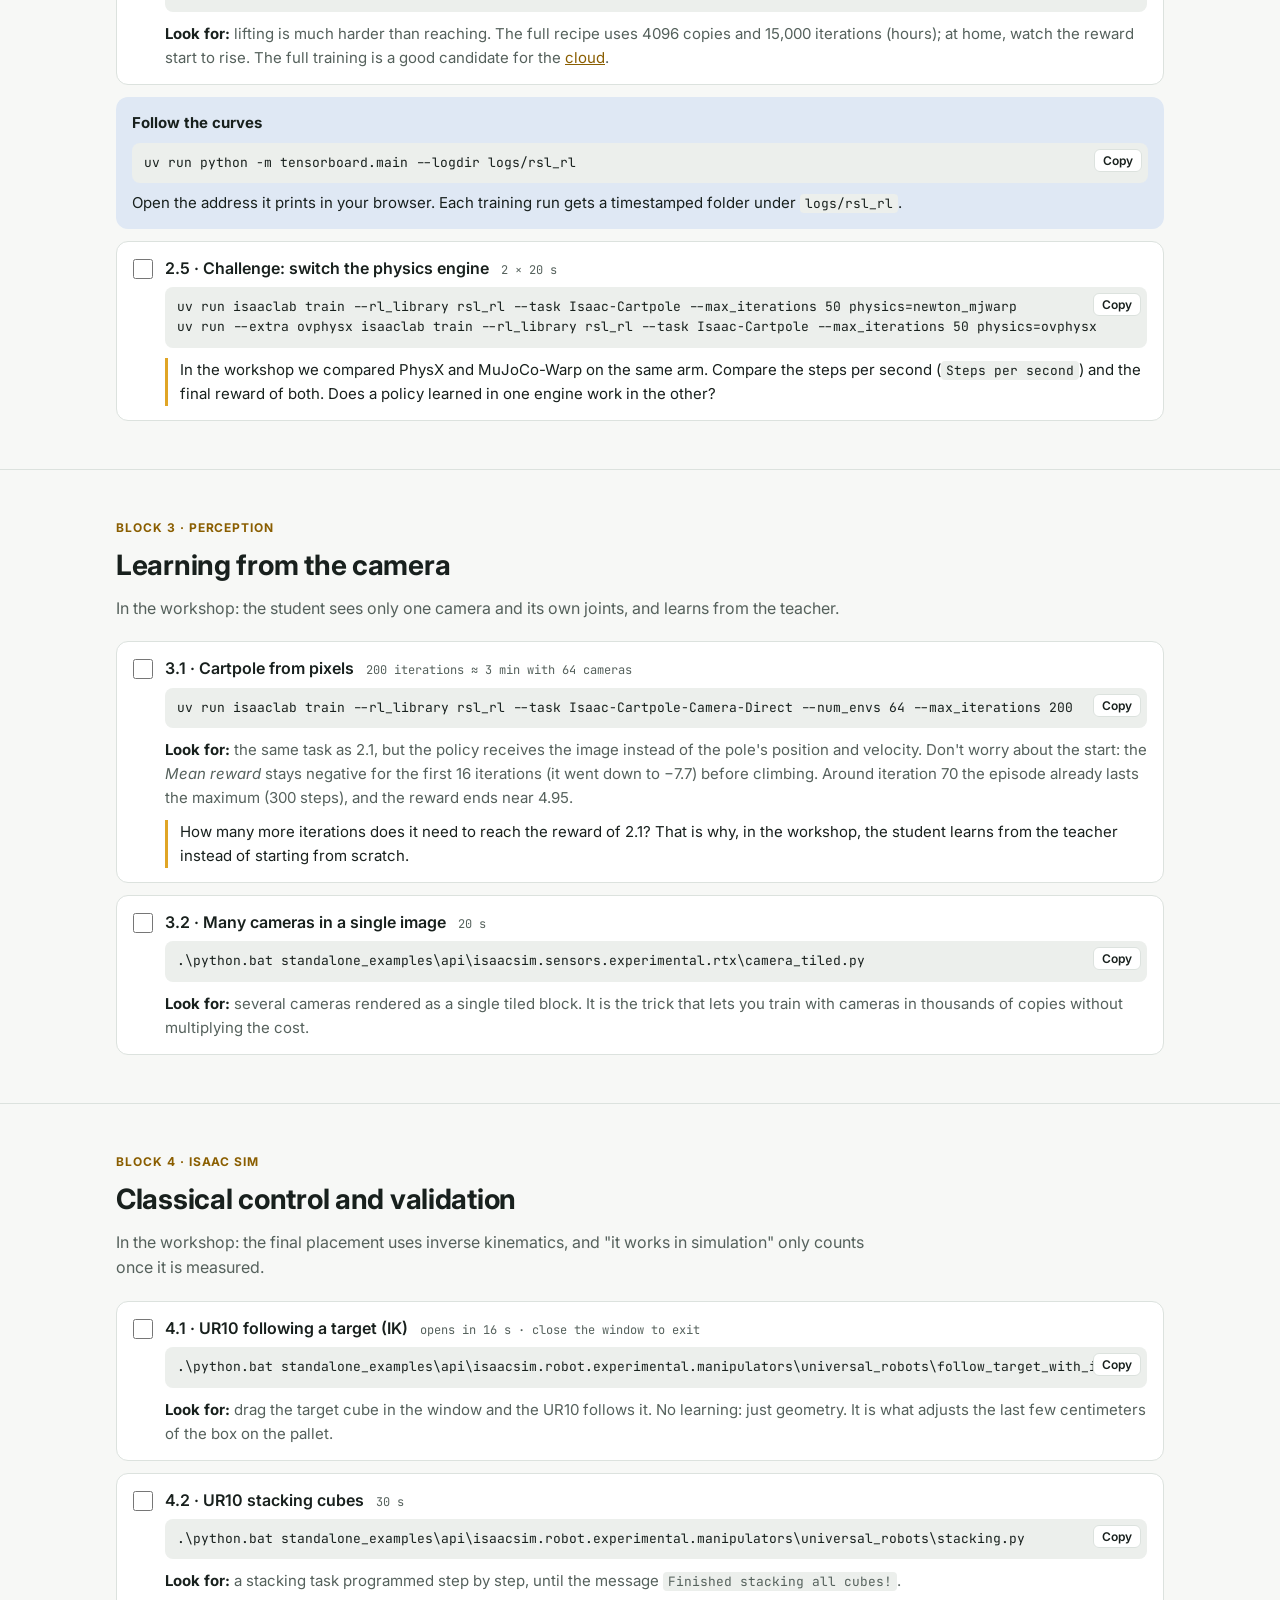
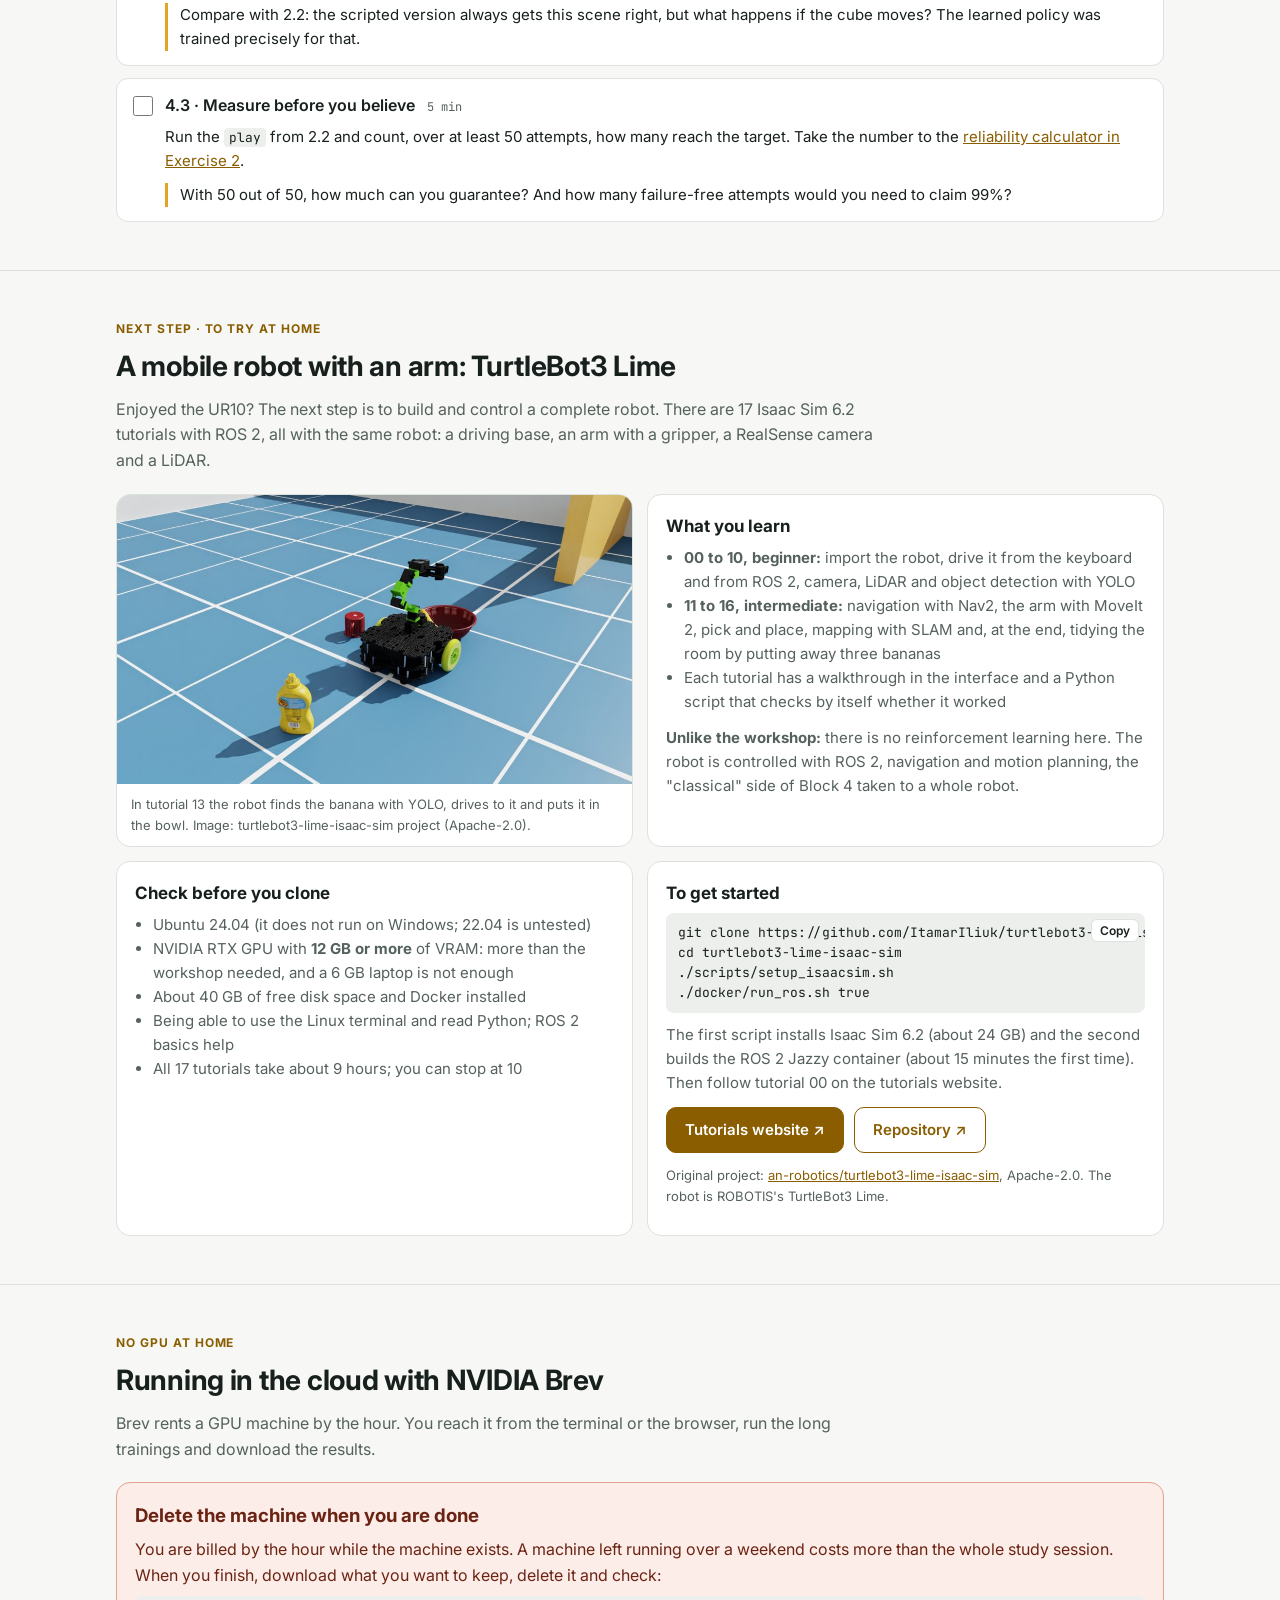
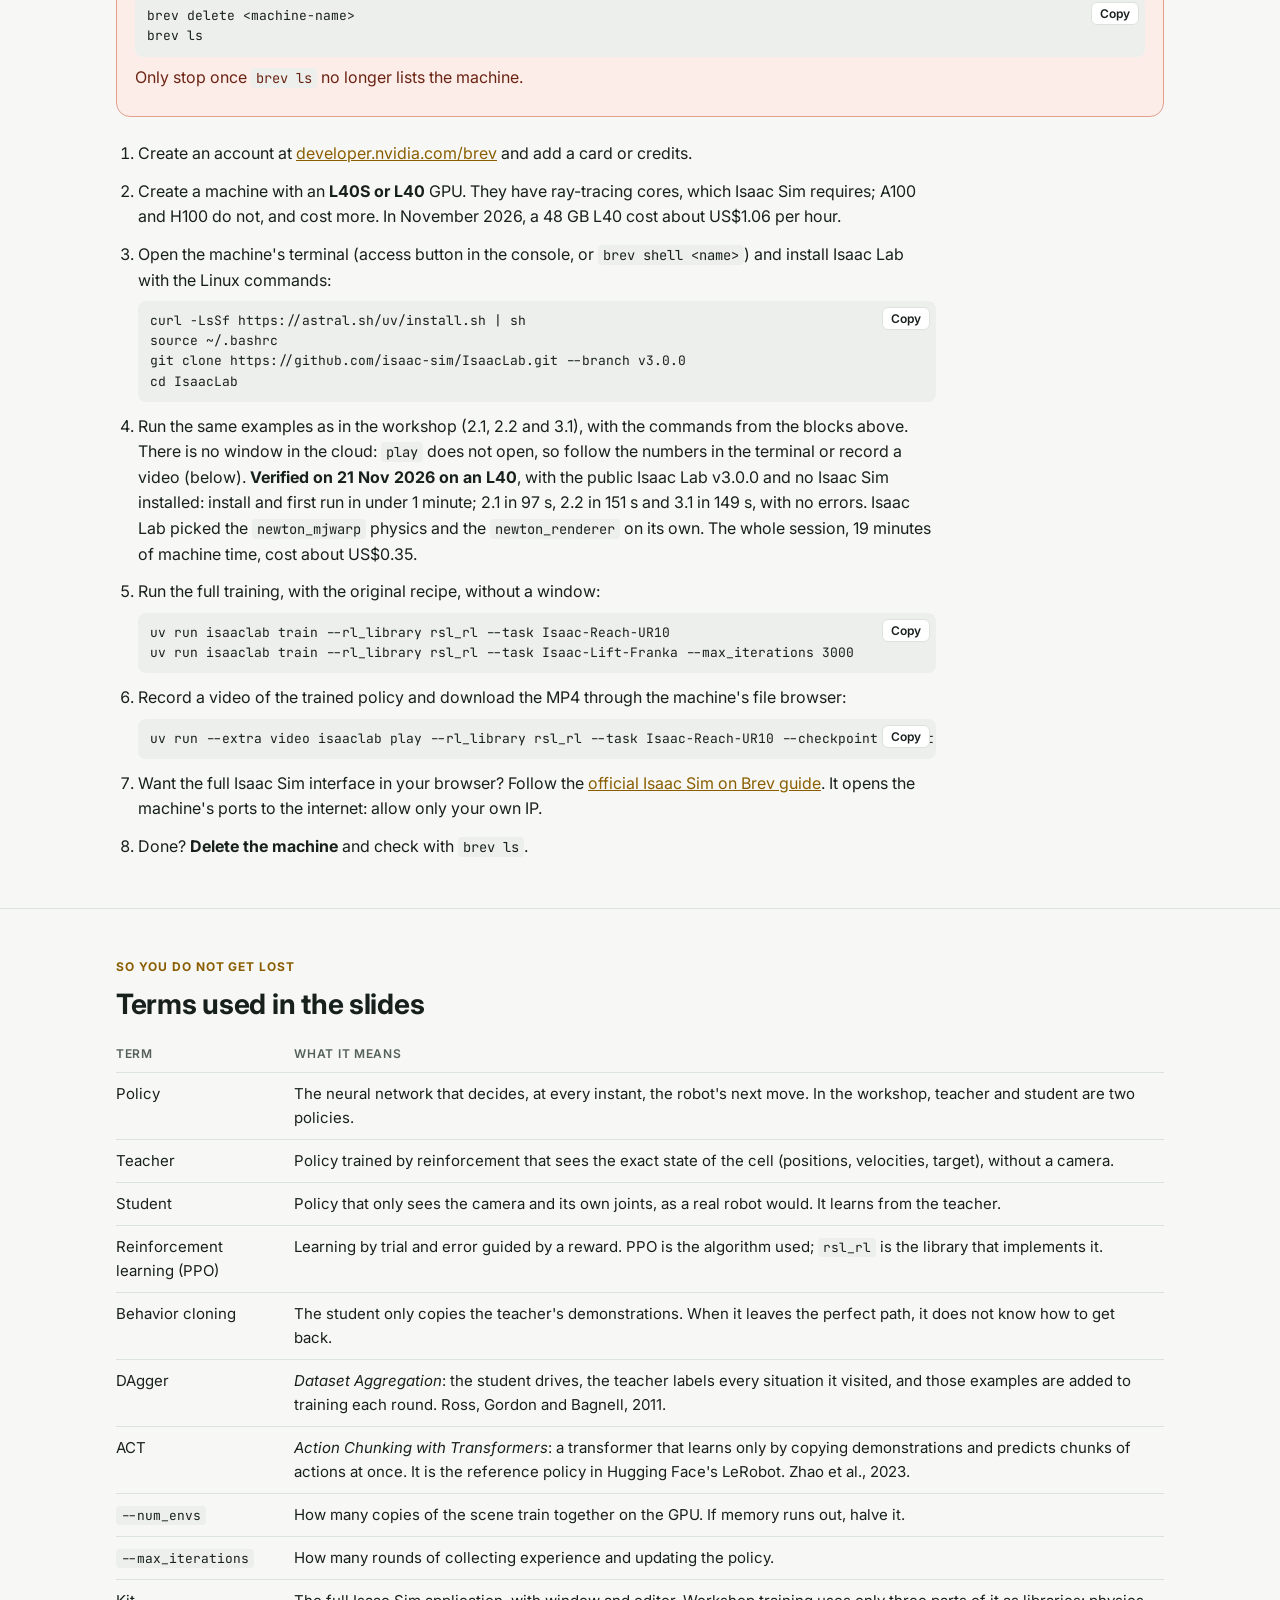
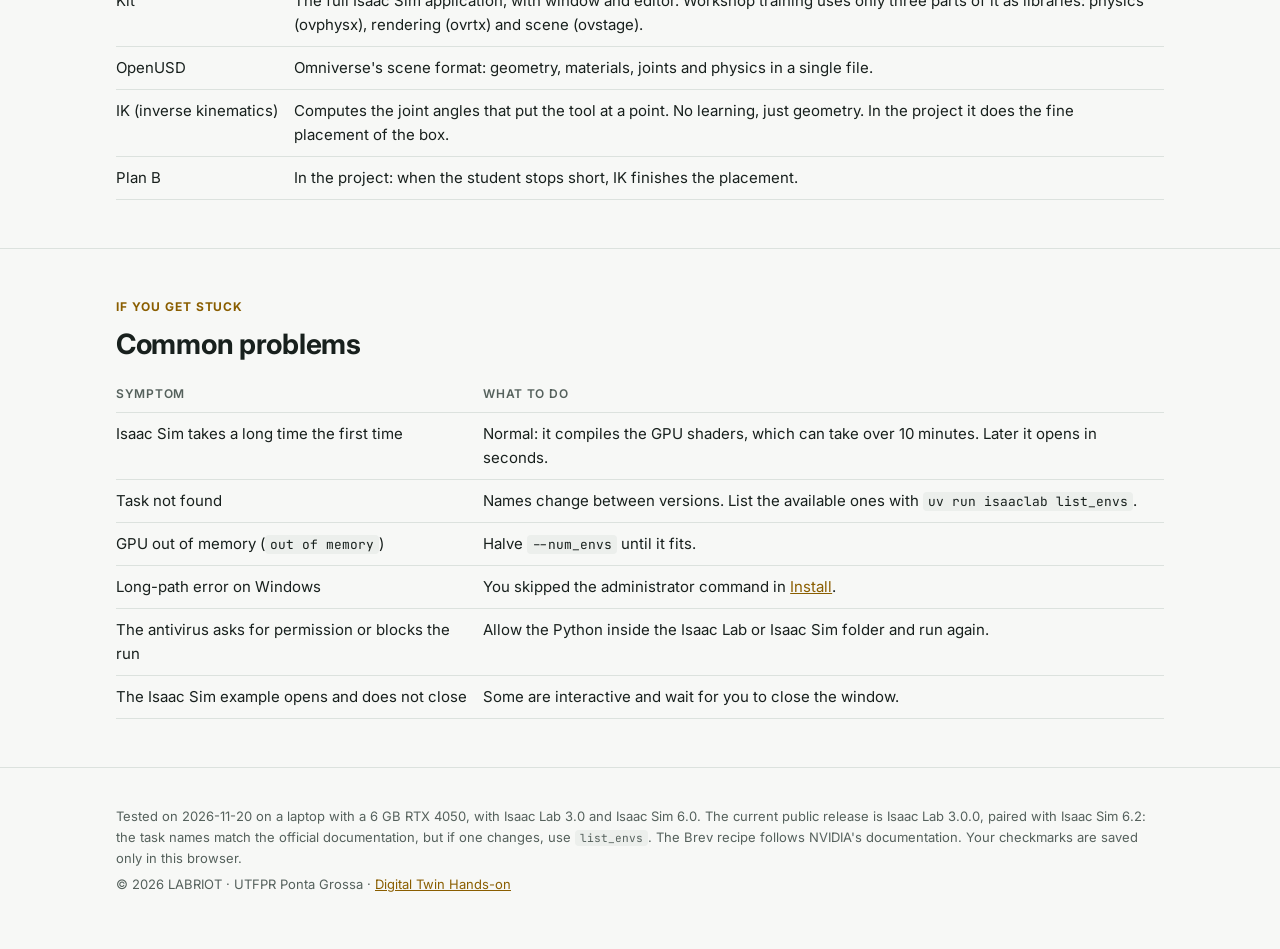
<file: guia.html>
<!doctype html>
<html lang="pt">
<head>
<meta charset="utf-8">
<meta name="viewport" content="width=device-width, initial-scale=1">
<title>Mão na massa em casa · Digital Twin Hands-on</title>
<meta name="description" content="Official NVIDIA Isaac Sim and Isaac Lab examples to practice at home or in the cloud (NVIDIA Brev), in the order of the Digital Twin Hands-on workshop. Commands and times measured on a 6 GB RTX laptop.">
<meta property="og:title" content="Hands-on at home · Digital Twin Hands-on">
<meta property="og:image" content="assets/img/cell_isaac_sim.jpg">
<link rel="icon" href="assets/img/labriot-logo-64.png" type="image/png">
<link rel="preconnect" href="https://fonts.googleapis.com">
<link href="https://fonts.googleapis.com/css2?family=Inter:wght@400;500;600;700&family=JetBrains+Mono:wght@400;500&display=swap" rel="stylesheet">
<link rel="stylesheet" href="assets/site.css">
<script src="assets/site.js"></script>
<style>
.page{padding:40px 0 8px}
.progresso{display:flex;align-items:center;gap:12px;font-variant-numeric:tabular-nums;font-size:14px;color:var(--muted);max-width:560px}
.barra{flex:1;height:8px;background:var(--line);border-radius:4px;overflow:hidden}
.barra i{display:block;height:100%;width:0;background:var(--accent)}
.lista{display:grid;gap:12px}
.ex{background:var(--surface);border:1px solid var(--line);border-radius:12px;padding:14px 16px;display:grid;grid-template-columns:auto 1fr;gap:6px 12px;min-width:0}
.ex>input{width:20px;height:20px;margin:3px 0 0;accent-color:var(--amber-fill)}
.ex .tit{display:flex;flex-wrap:wrap;align-items:baseline;gap:4px 12px}
.ex .tit label{font-weight:600;cursor:pointer}
.ex .tempo{font:12px "JetBrains Mono",Consolas,monospace;color:var(--muted);font-variant-numeric:tabular-nums}
.ex .corpo{grid-column:2;display:grid;gap:10px;min-width:0;font-size:15px}
.ex .corpo p{margin:0}
.ex.feito .tit label{text-decoration:line-through;color:var(--muted)}
.obs{color:var(--muted)}
.obs b{color:var(--text)}
.desafio{border-left:3px solid var(--accent);padding-left:12px}
.liga{color:var(--muted);margin:0 0 20px;max-width:760px}
.nota{background:var(--blue-soft);border-radius:12px;padding:14px 16px;display:grid;gap:8px;font-size:15px}
.nota p{margin:0}
ol.passos{margin:0;padding-left:22px;display:grid;gap:12px;max-width:820px}
ol.passos li{min-width:0}
ol.passos li>.cmd{margin-top:8px}
.tabela{overflow-x:auto}
table{border-collapse:collapse;width:100%;font-size:15px}
th,td{text-align:left;padding:9px 12px 9px 0;border-bottom:1px solid var(--line);vertical-align:top}
th{font-size:12px;text-transform:uppercase;letter-spacing:.06em;color:var(--muted);font-weight:600}
h3.mini{font-size:18px;margin:24px 0 8px}
.prosa{max-width:760px}
.prosa p{margin:0 0 10px}
</style>
</head>
<body>
<header class="top">
  <div class="wrap">
    <a class="brand" href="./"><img src="assets/img/labriot-logo-64.png" alt="">Digital Twin Hands-on</a>
    <nav class="links">
      <a href="./#projeto"><span lang="pt">O projeto</span><span lang="en">The project</span></a>
      <a href="./#workshop">Workshop</a>
      <a href="guia.html" aria-current="page"><span lang="pt">Mão na massa</span><span lang="en">Hands-on guide</span></a>
      <a href="exercicios.html"><span lang="pt">Exercícios</span><span lang="en">Exercises</span></a>
    </nav>
    <div class="lang" role="group" aria-label="Idioma / Language">
      <button type="button" data-set-lang="pt" aria-pressed="true">PT</button>
      <button type="button" data-set-lang="en" aria-pressed="false">EN</button>
    </div>
  </div>
</header>

<main>
<div class="page"><div class="wrap">
  <p class="eyebrow"><span lang="pt">Workshop Digital Twin Hands-on · durante e depois</span><span lang="en">Digital Twin Hands-on workshop · during and after</span></p>
  <h1><span lang="pt">Mão na massa <span class="hl">em casa</span></span><span lang="en">Hands-on <span class="hl">at home</span></span></h1>
  <p class="lede" lang="pt">Os exemplos oficiais do Isaac Sim e do Isaac Lab que reforçam cada bloco do workshop, na mesma ordem. Cada um tem o comando pronto, o tempo que levou num notebook com RTX 4050 de 6 GB e o que observar. Sem GPU em casa? Use a nuvem, no fim da página. No workshop rodamos juntos o 2.1, o 2.2 e o 3.1; o resto fica para casa.</p>
  <p class="lede" lang="en">The official Isaac Sim and Isaac Lab examples that reinforce each workshop block, in the same order. Each one has the command ready to copy, the time it took on a laptop with a 6 GB RTX 4050, and what to look for. No GPU at home? Use the cloud, at the end of the page. In the workshop we run 2.1, 2.2 and 3.1 together; the rest is for home.</p>
  <div class="progresso" aria-live="polite"><div class="barra"><i id="barra"></i></div><span id="contagem"></span></div>
  <nav class="subnav" aria-label="Seções">
    <a href="#instalar"><span lang="pt">Instalar</span><span lang="en">Install</span></a><a href="#bloco1">1</a><a href="#bloco2">2</a><a href="#bloco3">3</a><a href="#bloco4">4</a><a href="#proximo"><span lang="pt">Próximo passo</span><span lang="en">Next step</span></a><a href="#nuvem"><span lang="pt">Nuvem</span><span lang="en">Cloud</span></a><a href="#termos"><span lang="pt">Termos</span><span lang="en">Terms</span></a>
  </nav>
</div></div>

<section id="instalar"><div class="wrap">
  <p class="eyebrow"><span lang="pt">Antes de começar</span><span lang="en">Before you start</span></p>
  <h2><span lang="pt">Escolha o caminho</span><span lang="en">Choose your path</span></h2>
  <div class="cards two" style="margin:16px 0 28px">
    <div class="card">
      <h3><span lang="pt">No seu computador</span><span lang="en">On your computer</span></h3>
      <ul lang="pt">
        <li>GPU NVIDIA RTX (série 20 ou mais nova)</li>
        <li>Driver 580.88+ no Windows 11, ou 580.65+ no Ubuntu 22.04/24.04</li>
        <li>Isaac Lab sem o Isaac Sim roda em GPUs modestas: tudo aqui rodou com 6 GB</li>
        <li>O Isaac Sim pede 16 GB de VRAM e 32 GB de RAM para cenas grandes; os exemplos desta página couberam em 6 GB</li>
      </ul>
      <ul lang="en">
        <li>NVIDIA RTX GPU (20 series or newer)</li>
        <li>Driver 580.88+ on Windows 11, or 580.65+ on Ubuntu 22.04/24.04</li>
        <li>Isaac Lab without Isaac Sim runs on modest GPUs: everything here ran on 6 GB</li>
        <li>Isaac Sim asks for 16 GB of VRAM and 32 GB of RAM for large scenes; the examples on this page fit in 6 GB</li>
      </ul>
    </div>
    <div class="card">
      <h3><span lang="pt">Sem GPU: na nuvem</span><span lang="en">No GPU: in the cloud</span></h3>
      <ul lang="pt">
        <li>Uma máquina com GPU alugada por hora na NVIDIA Brev</li>
        <li>Na faixa de US$ 1 a 2 por hora: uma tarde de estudo custa poucos dólares</li>
        <li>Rode os treinos longos lá e baixe os vídeos</li>
        <li><a href="#nuvem">Ver o passo a passo</a></li>
      </ul>
      <ul lang="en">
        <li>A GPU machine rented by the hour on NVIDIA Brev</li>
        <li>Around US$1–2 per hour: an afternoon of study costs a few dollars</li>
        <li>Run the long trainings there and download the videos</li>
        <li><a href="#nuvem">See the step by step</a></li>
      </ul>
    </div>
  </div>

  <div class="prosa">
  <h3 class="mini">Isaac Lab 3.0</h3>
  <p lang="pt">No Windows, uma vez, num PowerShell <b>como administrador</b>, libere caminhos longos (exigência da instalação oficial). Depois, num PowerShell comum:</p>
  <p lang="en">On Windows, once, in an <b>administrator</b> PowerShell, enable long paths (required by the official install). Then, in a regular PowerShell:</p>
  </div>
  <div class="cmd">New-ItemProperty -Path "HKLM:\SYSTEM\CurrentControlSet\Control\FileSystem" -Name LongPathsEnabled -Value 1 -PropertyType DWORD -Force</div>
  <div class="cmd" style="margin-top:10px">powershell -ExecutionPolicy ByPass -c "irm https://astral.sh/uv/install.ps1 | iex"
git clone https://github.com/isaac-sim/IsaacLab.git --branch v3.0.0
cd IsaacLab
uv run isaaclab list_envs</div>
  <div class="prosa" style="margin-top:12px">
  <p lang="pt">No Linux, troque a primeira linha por <code>curl -LsSf https://astral.sh/uv/install.sh | sh</code>. A primeira execução baixa as dependências e demora; as próximas começam em segundos. Todos os comandos do Isaac Lab abaixo rodam de dentro da pasta <code>IsaacLab</code>.</p>
  <p lang="en">On Linux, replace the first line with <code>curl -LsSf https://astral.sh/uv/install.sh | sh</code>. The first run downloads the dependencies and takes a while; later runs start in seconds. All Isaac Lab commands below run from inside the <code>IsaacLab</code> folder.</p>
  <h3 class="mini">Isaac Sim 6</h3>
  <p lang="pt">Baixe e descompacte pela <a href="https://docs.isaacsim.omniverse.nvidia.com/latest/installation/index.html">página de instalação oficial</a>. Os exemplos ficam em <code>standalone_examples</code> e rodam com o Python que vem junto: <code>.\python.bat</code> no Windows (com o <code>.\</code> na frente, que o PowerShell exige), <code>./python.sh</code> no Linux, de dentro da pasta do Isaac Sim (não da pasta do Isaac Lab).</p>
  <p lang="en">Download and unzip it from the <a href="https://docs.isaacsim.omniverse.nvidia.com/latest/installation/index.html">official installation page</a>. The examples live in <code>standalone_examples</code> and run with the bundled Python: <code>.\python.bat</code> on Windows (the leading <code>.\</code> is required in PowerShell), <code>./python.sh</code> on Linux, from inside the Isaac Sim folder (not the Isaac Lab folder).</p>
  </div>
</div></section>

<section id="bloco1"><div class="wrap">
  <p class="eyebrow"><span lang="pt">Bloco 1 · Isaac Sim</span><span lang="en">Block 1 · Isaac Sim</span></p>
  <h2><span lang="pt">Montar a cena e o ativo</span><span lang="en">Build the scene and the asset</span></h2>
  <p class="liga" lang="pt">No workshop: um gêmeo começa por uma cena que a física entende — massa, colisor, junta, escala e pivô.</p>
  <p class="liga" lang="en">In the workshop: a twin starts with a scene that physics understands — mass, collider, joint, scale and pivot.</p>
  <div class="lista">
    <div class="ex"><input type="checkbox" id="e11"><div class="tit"><label for="e11"><span lang="pt">1.1 · Primeira janela</span><span lang="en">1.1 · First window</span></label><span class="tempo">22 s</span></div>
      <div class="corpo"><div class="cmd">.\python.bat standalone_examples\api\isaacsim.simulation_app\hello_world.py</div>
      <p class="obs" lang="pt"><b>Observe:</b> o aplicativo abre, roda 100 passos e fecha. É o esqueleto de todo script: criar o app, montar a cena, avançar o tempo.</p>
      <p class="obs" lang="en"><b>Look for:</b> the app opens, runs 100 steps and closes. It is the skeleton of every script: create the app, build the scene, step time.</p></div></div>

    <div class="ex"><input type="checkbox" id="e12"><div class="tit"><label for="e12"><span lang="pt">1.2 · Um robô na cena</span><span lang="en">1.2 · A robot in the scene</span></label><span class="tempo">39 s</span></div>
      <div class="corpo"><div class="cmd">.\python.bat standalone_examples\tutorials\getting_started\getting_started_robot.py</div>
      <p class="obs" lang="pt"><b>Observe:</b> um braço e um carrinho recebem comandos de junta, e o terminal imprime as posições. Ler o estado das juntas é o que a política faz a cada passo.</p>
      <p class="obs" lang="en"><b>Look for:</b> an arm and a cart receive joint commands, and the terminal prints the positions. Reading joint state is what the policy does at every step.</p></div></div>

    <div class="ex"><input type="checkbox" id="e13"><div class="tit"><label for="e13"><span lang="pt">1.3 · Do URDF ao USD</span><span lang="en">1.3 · From URDF to USD</span></label><span class="tempo">17 s</span></div>
      <div class="corpo"><div class="cmd">.\python.bat standalone_examples\api\isaacsim.asset.importer.urdf\urdf_import.py</div>
      <p class="obs" lang="pt"><b>Observe:</b> o arquivo do fabricante vira um ativo USD com juntas e colisores.</p>
      <p class="obs" lang="en"><b>Look for:</b> the manufacturer's file becomes a USD asset with joints and colliders.</p>
      <p class="desafio" lang="pt">Abra o USD gerado e procure os cinco itens da atividade do ativo reprovado: massa, colisor, junta, escala e pivô. Qual deles o importador acertou sozinho?</p>
      <p class="desafio" lang="en">Open the generated USD and look for the five items from the failed-asset activity: mass, collider, joint, scale and pivot. Which one did the importer get right on its own?</p></div></div>

    <div class="ex"><input type="checkbox" id="e14"><div class="tit"><label for="e14"><span lang="pt">1.4 · Esteira com física de contato</span><span lang="en">1.4 · Conveyor with contact physics</span></label><span class="tempo"><span lang="pt">abre em 16 s · feche a janela para sair</span><span lang="en">opens in 16 s · close the window to exit</span></span></div>
      <div class="corpo"><div class="cmd">cd standalone_examples\conveyor_belt
..\..\python.bat cb_app.py</div>
      <p class="obs" lang="pt"><b>Observe:</b> caixas andando por um circuito de esteiras com curvas e rampas. A força de atrito é calculada em cada ponto de contato, na GPU, com o NVIDIA Warp. No workshop, a caixa chega pela esteira até o batente.</p>
      <p class="obs" lang="en"><b>Look for:</b> boxes riding a conveyor circuit with turns and ramps. The friction force is computed at every contact point, on the GPU, with NVIDIA Warp. In the workshop, the box rides the conveyor up to the end stop.</p></div></div>
  </div>
</div></section>

<section id="bloco2"><div class="wrap">
  <p class="eyebrow"><span lang="pt">Bloco 2 · Isaac Lab</span><span lang="en">Block 2 · Isaac Lab</span></p>
  <h2><span lang="pt">Ensinar por reforço</span><span lang="en">Teach by reinforcement</span></h2>
  <p class="liga" lang="pt">No workshop: o professor aprende por tentativa e erro em milhares de cópias da célula ao mesmo tempo.</p>
  <p class="liga" lang="en">In the workshop: the teacher learns by trial and error in thousands of copies of the cell at the same time.</p>
  <div class="lista">
    <div class="ex"><input type="checkbox" id="e21"><div class="tit"><label for="e21"><span lang="pt">2.1 · O primeiro treino: Cartpole</span><span lang="en">2.1 · The first training: Cartpole</span></label><span class="tempo"><span lang="pt">50 iterações em 20 s</span><span lang="en">50 iterations in 20 s</span></span></div>
      <div class="corpo"><div class="cmd">uv run isaaclab train --rl_library rsl_rl --task Isaac-Cartpole --num_envs 1024 --max_iterations 50
uv run isaaclab play --rl_library rsl_rl --task Isaac-Cartpole --num_envs 16 --checkpoint latest --viz newton_gl</div>
      <p class="obs" lang="pt"><b>Observe:</b> no terminal, <code>Mean reward</code> sobe e <code>success_rate</code> chega perto de 1 (aqui deu 0,99). O <code>play</code> abre uma janela com 16 cópias equilibrando a haste com a política treinada; feche para sair. <code>--num_envs</code> é quantas cópias da cena treinam juntas na GPU; <code>--max_iterations</code>, quantas rodadas de coleta e ajuste da política (veja os <a href="#termos">termos</a>).</p>
      <p class="obs" lang="en"><b>Look for:</b> in the terminal, <code>Mean reward</code> goes up and <code>success_rate</code> gets close to 1 (0.99 here). <code>play</code> opens a window with 16 copies balancing the pole with the trained policy; close it to exit. <code>--num_envs</code> is how many copies of the scene train together on the GPU; <code>--max_iterations</code>, how many rounds of collecting experience and updating the policy (see the <a href="#termos">terms</a>).</p></div></div>

    <div class="ex"><input type="checkbox" id="e22"><div class="tit"><label for="e22"><span lang="pt">2.2 · O UR10 alcançando alvos</span><span lang="en">2.2 · The UR10 reaching targets</span></label><span class="tempo"><span lang="pt">0,8 s por iteração · 300 iterações ≈ 4 min</span><span lang="en">0.8 s per iteration · 300 iterations ≈ 4 min</span></span></div>
      <div class="corpo"><div class="cmd">uv run isaaclab train --rl_library rsl_rl --task Isaac-Reach-UR10 --num_envs 512 --max_iterations 300
uv run isaaclab play --rl_library rsl_rl --task Isaac-Reach-UR10 --num_envs 16 --checkpoint latest --viz newton_gl</div>
      <p class="obs" lang="pt"><b>Observe:</b> o mesmo braço do workshop, sem ventosa nem caixa. A receita completa usa 4096 cópias e 1000 iterações; com 512 cópias e 300 iterações ele já aponta para o alvo. Não se assuste com o começo: a <i>Mean reward</i> cai nas primeiras iterações (numa L40, de −0,15 para cerca de −2,8) e volta a perto de −0,14 no fim, com o erro da ponta em torno de 6 cm.</p>
      <p class="obs" lang="en"><b>Look for:</b> the same arm as in the workshop, without suction cup or box. The full recipe uses 4096 copies and 1000 iterations; with 512 copies and 300 iterations it already points at the target. Do not worry about the start: the <i>Mean reward</i> drops in the first iterations (on an L40, from −0.15 to about −2.8) and climbs back to about −0.14 at the end, with a tool position error of around 6 cm.</p>
      <p class="desafio" lang="pt">Rode de novo com <code>--num_envs 128</code> e compare a curva. Menos cópias por iteração aprendem mais devagar? Por quê?</p>
      <p class="desafio" lang="en">Run it again with <code>--num_envs 128</code> and compare the curve. Do fewer copies per iteration learn more slowly? Why?</p></div></div>

    <div class="ex"><input type="checkbox" id="e23"><div class="tit"><label for="e23"><span lang="pt">2.3 · Um quadrúpede aprendendo a andar</span><span lang="en">2.3 · A quadruped learning to walk</span></label><span class="tempo"><span lang="pt">1,9 s por iteração · 300 iterações ≈ 10 min</span><span lang="en">1.9 s per iteration · 300 iterations ≈ 10 min</span></span></div>
      <div class="corpo"><div class="cmd">uv run isaaclab train --rl_library rsl_rl --task Isaac-Velocity-Flat-AnymalD --num_envs 1024 --max_iterations 300</div>
      <p class="obs" lang="pt"><b>Observe:</b> mil robôs caindo e levantando juntos. É a escala paralela que torna o reforço viável: a mesma experiência levaria dias num robô só.</p>
      <p class="obs" lang="en"><b>Look for:</b> a thousand robots falling and getting up together. Parallel scale is what makes reinforcement learning practical: the same experience would take days on a single robot.</p></div></div>

    <div class="ex"><input type="checkbox" id="e24"><div class="tit"><label for="e24"><span lang="pt">2.4 · Pegar um cubo com a Franka</span><span lang="en">2.4 · Lifting a cube with the Franka</span></label><span class="tempo"><span lang="pt">2,6 s por iteração · 500 iterações ≈ 22 min</span><span lang="en">2.6 s per iteration · 500 iterations ≈ 22 min</span></span></div>
      <div class="corpo"><div class="cmd">uv run isaaclab train --rl_library rsl_rl --task Isaac-Lift-Franka --num_envs 512 --max_iterations 500</div>
      <p class="obs" lang="pt"><b>Observe:</b> pegar é bem mais difícil que alcançar. A receita completa usa 4096 cópias e 15 000 iterações (horas); em casa, veja a recompensa começar a subir. O treino inteiro é um bom candidato para a <a href="#nuvem">nuvem</a>.</p>
      <p class="obs" lang="en"><b>Look for:</b> lifting is much harder than reaching. The full recipe uses 4096 copies and 15,000 iterations (hours); at home, watch the reward start to rise. The full training is a good candidate for the <a href="#nuvem">cloud</a>.</p></div></div>

    <div class="nota">
      <p><b><span lang="pt">Acompanhe as curvas</span><span lang="en">Follow the curves</span></b></p>
      <div class="cmd">uv run python -m tensorboard.main --logdir logs/rsl_rl</div>
      <p lang="pt">Abra o endereço que aparecer no navegador. Cada treino fica numa pasta com data e hora em <code>logs/rsl_rl</code>.</p>
      <p lang="en">Open the address it prints in your browser. Each training run gets a timestamped folder under <code>logs/rsl_rl</code>.</p>
    </div>

    <div class="ex"><input type="checkbox" id="e25"><div class="tit"><label for="e25"><span lang="pt">2.5 · Desafio: troque o motor de física</span><span lang="en">2.5 · Challenge: switch the physics engine</span></label><span class="tempo">2 × 20 s</span></div>
      <div class="corpo"><div class="cmd">uv run isaaclab train --rl_library rsl_rl --task Isaac-Cartpole --max_iterations 50 physics=newton_mjwarp
uv run --extra ovphysx isaaclab train --rl_library rsl_rl --task Isaac-Cartpole --max_iterations 50 physics=ovphysx</div>
      <p class="desafio" lang="pt">No workshop comparamos o PhysX com o MuJoCo-Warp no mesmo braço. Compare aqui os passos por segundo (<code>Steps per second</code>) e a recompensa final dos dois. A política aprendida num motor funciona no outro?</p>
      <p class="desafio" lang="en">In the workshop we compared PhysX and MuJoCo-Warp on the same arm. Compare the steps per second (<code>Steps per second</code>) and the final reward of both. Does a policy learned in one engine work in the other?</p></div></div>
  </div>
</div></section>

<section id="bloco3"><div class="wrap">
  <p class="eyebrow"><span lang="pt">Bloco 3 · Percepção</span><span lang="en">Block 3 · Perception</span></p>
  <h2><span lang="pt">Aprender a partir da câmera</span><span lang="en">Learning from the camera</span></h2>
  <p class="liga" lang="pt">No workshop: o aluno vê só uma câmera e as próprias juntas, e aprende com o professor.</p>
  <p class="liga" lang="en">In the workshop: the student sees only one camera and its own joints, and learns from the teacher.</p>
  <div class="lista">
    <div class="ex"><input type="checkbox" id="e31"><div class="tit"><label for="e31"><span lang="pt">3.1 · Cartpole vendo pixels</span><span lang="en">3.1 · Cartpole from pixels</span></label><span class="tempo"><span lang="pt">200 iterações ≈ 3 min com 64 câmeras</span><span lang="en">200 iterations ≈ 3 min with 64 cameras</span></span></div>
      <div class="corpo"><div class="cmd">uv run isaaclab train --rl_library rsl_rl --task Isaac-Cartpole-Camera-Direct --num_envs 64 --max_iterations 200</div>
      <p class="obs" lang="pt"><b>Observe:</b> a mesma tarefa do 2.1, mas a política recebe a imagem em vez da posição e da velocidade da haste. Não se assuste com o começo: a <i>Mean reward</i> fica negativa nas primeiras 16 iterações (chegou a −7,7) antes de subir. Por volta da iteração 70 o episódio já dura o máximo (300 passos), e a recompensa termina perto de 4,95.</p>
      <p class="obs" lang="en"><b>Look for:</b> the same task as 2.1, but the policy receives the image instead of the pole's position and velocity. Don't worry about the start: the <i>Mean reward</i> stays negative for the first 16 iterations (it went down to −7.7) before climbing. Around iteration 70 the episode already lasts the maximum (300 steps), and the reward ends near 4.95.</p>
      <p class="desafio" lang="pt">Quantas iterações a mais ela precisa para chegar à recompensa do 2.1? É por isso que, no workshop, o aluno aprende com o professor em vez de começar do zero.</p>
      <p class="desafio" lang="en">How many more iterations does it need to reach the reward of 2.1? That is why, in the workshop, the student learns from the teacher instead of starting from scratch.</p></div></div>

    <div class="ex"><input type="checkbox" id="e32"><div class="tit"><label for="e32"><span lang="pt">3.2 · Muitas câmeras numa imagem só</span><span lang="en">3.2 · Many cameras in a single image</span></label><span class="tempo">20 s</span></div>
      <div class="corpo"><div class="cmd">.\python.bat standalone_examples\api\isaacsim.sensors.experimental.rtx\camera_tiled.py</div>
      <p class="obs" lang="pt"><b>Observe:</b> várias câmeras renderizadas num bloco só. É o truque que permite treinar com câmeras em milhares de cópias sem multiplicar o custo.</p>
      <p class="obs" lang="en"><b>Look for:</b> several cameras rendered as a single tiled block. It is the trick that lets you train with cameras in thousands of copies without multiplying the cost.</p></div></div>
  </div>
</div></section>

<section id="bloco4"><div class="wrap">
  <p class="eyebrow"><span lang="pt">Bloco 4 · Isaac Sim</span><span lang="en">Block 4 · Isaac Sim</span></p>
  <h2><span lang="pt">Controle clássico e validação</span><span lang="en">Classical control and validation</span></h2>
  <p class="liga" lang="pt">No workshop: a entrega fina usa cinemática inversa, e "funciona na simulação" só vale depois de medido.</p>
  <p class="liga" lang="en">In the workshop: the final placement uses inverse kinematics, and "it works in simulation" only counts once it is measured.</p>
  <div class="lista">
    <div class="ex"><input type="checkbox" id="e41"><div class="tit"><label for="e41"><span lang="pt">4.1 · UR10 seguindo um alvo (IK)</span><span lang="en">4.1 · UR10 following a target (IK)</span></label><span class="tempo"><span lang="pt">abre em 16 s · feche a janela para sair</span><span lang="en">opens in 16 s · close the window to exit</span></span></div>
      <div class="corpo"><div class="cmd">.\python.bat standalone_examples\api\isaacsim.robot.experimental.manipulators\universal_robots\follow_target_with_ik.py</div>
      <p class="obs" lang="pt"><b>Observe:</b> arraste o cubo-alvo na janela e o UR10 o segue. Nenhum aprendizado: só geometria. É o que ajusta os últimos centímetros da caixa no palete.</p>
      <p class="obs" lang="en"><b>Look for:</b> drag the target cube in the window and the UR10 follows it. No learning: just geometry. It is what adjusts the last few centimeters of the box on the pallet.</p></div></div>

    <div class="ex"><input type="checkbox" id="e42"><div class="tit"><label for="e42"><span lang="pt">4.2 · UR10 empilhando cubos</span><span lang="en">4.2 · UR10 stacking cubes</span></label><span class="tempo">30 s</span></div>
      <div class="corpo"><div class="cmd">.\python.bat standalone_examples\api\isaacsim.robot.experimental.manipulators\universal_robots\stacking.py</div>
      <p class="obs" lang="pt"><b>Observe:</b> uma tarefa de empilhar programada passo a passo, até a mensagem <code>Finished stacking all cubes!</code>.</p>
      <p class="obs" lang="en"><b>Look for:</b> a stacking task programmed step by step, until the message <code>Finished stacking all cubes!</code>.</p>
      <p class="desafio" lang="pt">Compare com o 2.2: o programado acerta sempre esta cena, mas o que acontece se o cubo mudar de lugar? A política aprendida foi treinada justamente para isso.</p>
      <p class="desafio" lang="en">Compare with 2.2: the scripted version always gets this scene right, but what happens if the cube moves? The learned policy was trained precisely for that.</p></div></div>

    <div class="ex"><input type="checkbox" id="e43"><div class="tit"><label for="e43"><span lang="pt">4.3 · Meça antes de acreditar</span><span lang="en">4.3 · Measure before you believe</span></label><span class="tempo">5 min</span></div>
      <div class="corpo">
      <p lang="pt">Rode o <code>play</code> do 2.2 e conte, em pelo menos 50 tentativas, quantas chegam ao alvo. Leve o número para a <a href="exercicios.html#ex2">calculadora de confiabilidade do Exercício 2</a>.</p>
      <p lang="en">Run the <code>play</code> from 2.2 and count, over at least 50 attempts, how many reach the target. Take the number to the <a href="exercicios.html#ex2">reliability calculator in Exercise 2</a>.</p>
      <p class="desafio" lang="pt">Com 50 de 50, quanto você pode garantir? E quantas tentativas sem falha seriam precisas para afirmar 99 %?</p>
      <p class="desafio" lang="en">With 50 out of 50, how much can you guarantee? And how many failure-free attempts would you need to claim 99%?</p></div></div>
  </div>
</div></section>

<section id="proximo"><div class="wrap">
  <p class="eyebrow"><span lang="pt">Próximo passo · para tentar em casa</span><span lang="en">Next step · to try at home</span></p>
  <h2><span lang="pt">Um robô móvel com braço: TurtleBot3 Lime</span><span lang="en">A mobile robot with an arm: TurtleBot3 Lime</span></h2>
  <p class="liga" lang="pt">Gostou do UR10? O próximo passo é montar e controlar um robô completo. São 17 tutoriais de Isaac Sim 6.2 com ROS 2, sempre com o mesmo robô: uma base que anda, um braço com garra, câmera RealSense e LiDAR.</p>
  <p class="liga" lang="en">Enjoyed the UR10? The next step is to build and control a complete robot. There are 17 Isaac Sim 6.2 tutorials with ROS 2, all with the same robot: a driving base, an arm with a gripper, a RealSense camera and a LiDAR.</p>
  <div class="cards two" style="margin-top:16px">
    <div class="card" style="padding:0;overflow:hidden">
      <img src="assets/img/turtlebot3-lime.jpg" width="1000" height="562" alt="TurtleBot3 Lime in Isaac Sim, a small black mobile base with a green arm, next to a bowl, a mustard bottle and a red cup on a blue tiled floor" style="width:100%;height:auto;display:block">
      <p style="margin:0;padding:10px 14px;font-size:13px"><span lang="pt">No tutorial 13, o robô acha a banana com YOLO, navega até ela e a põe na tigela. Imagem: projeto turtlebot3-lime-isaac-sim (Apache-2.0).</span><span lang="en">In tutorial 13 the robot finds the banana with YOLO, drives to it and puts it in the bowl. Image: turtlebot3-lime-isaac-sim project (Apache-2.0).</span></p>
    </div>
    <div class="card">
      <h3><span lang="pt">O que você aprende</span><span lang="en">What you learn</span></h3>
      <ul lang="pt">
        <li><b>00 a 10, iniciante:</b> importar o robô, dirigir pelo teclado e pelo ROS 2, câmera, LiDAR e detecção de objetos com YOLO</li>
        <li><b>11 a 16, intermediário:</b> navegação com Nav2, braço com MoveIt 2, pegar e colocar, mapa com SLAM e, no fim, arrumar o quarto guardando três bananas</li>
        <li>Cada tutorial tem o passo a passo na interface e um script em Python, que confere sozinho se deu certo</li>
      </ul>
      <ul lang="en">
        <li><b>00 to 10, beginner:</b> import the robot, drive it from the keyboard and from ROS 2, camera, LiDAR and object detection with YOLO</li>
        <li><b>11 to 16, intermediate:</b> navigation with Nav2, the arm with MoveIt 2, pick and place, mapping with SLAM and, at the end, tidying the room by putting away three bananas</li>
        <li>Each tutorial has a walkthrough in the interface and a Python script that checks by itself whether it worked</li>
      </ul>
      <p style="margin-top:12px" lang="pt"><b>Diferente do workshop:</b> aqui não há treino por reforço. O robô é controlado com ROS 2, navegação e planejamento de movimento, o lado "clássico" do Bloco 4 levado a um robô inteiro.</p>
      <p style="margin-top:12px" lang="en"><b>Unlike the workshop:</b> there is no reinforcement learning here. The robot is controlled with ROS 2, navigation and motion planning, the "classical" side of Block 4 taken to a whole robot.</p>
    </div>
  </div>

  <div class="cards two" style="margin-top:14px">
    <div class="card">
      <h3><span lang="pt">Antes de clonar, confira</span><span lang="en">Check before you clone</span></h3>
      <ul lang="pt">
        <li>Ubuntu 24.04 (não roda no Windows; o 22.04 não foi testado)</li>
        <li>GPU NVIDIA RTX com <b>12 GB ou mais</b> de VRAM: é mais do que o workshop pediu, e um notebook com 6 GB não basta</li>
        <li>Cerca de 40 GB livres em disco e Docker instalado</li>
        <li>Saber usar o terminal do Linux e ler Python; o básico de ROS 2 ajuda</li>
        <li>Os 17 tutoriais somam umas 9 horas; dá para parar no 10</li>
      </ul>
      <ul lang="en">
        <li>Ubuntu 24.04 (it does not run on Windows; 22.04 is untested)</li>
        <li>NVIDIA RTX GPU with <b>12 GB or more</b> of VRAM: more than the workshop needed, and a 6 GB laptop is not enough</li>
        <li>About 40 GB of free disk space and Docker installed</li>
        <li>Being able to use the Linux terminal and read Python; ROS 2 basics help</li>
        <li>All 17 tutorials take about 9 hours; you can stop at 10</li>
      </ul>
    </div>
    <div class="card">
      <h3><span lang="pt">Para começar</span><span lang="en">To get started</span></h3>
      <div class="cmd">git clone https://github.com/ItamarIliuk/turtlebot3-lime-isaac-sim.git
cd turtlebot3-lime-isaac-sim
./scripts/setup_isaacsim.sh
./docker/run_ros.sh true</div>
      <p style="margin-top:10px" lang="pt">O primeiro script instala o Isaac Sim 6.2 (uns 24 GB) e o segundo monta o contêiner do ROS 2 Jazzy (uns 15 minutos na primeira vez). Depois, siga o tutorial 00 no site dos tutoriais.</p>
      <p style="margin-top:10px" lang="en">The first script installs Isaac Sim 6.2 (about 24 GB) and the second builds the ROS 2 Jazzy container (about 15 minutes the first time). Then follow tutorial 00 on the tutorials website.</p>
      <div class="cta" style="margin-top:12px">
        <a class="btn primary" href="https://an-robotics.github.io/turtlebot3-lime-isaac-sim/"><span lang="pt">Site dos tutoriais ↗</span><span lang="en">Tutorials website ↗</span></a>
        <a class="btn ghost" href="https://github.com/ItamarIliuk/turtlebot3-lime-isaac-sim"><span lang="pt">Repositório ↗</span><span lang="en">Repository ↗</span></a>
      </div>
      <p style="margin-top:12px;font-size:13px" lang="pt">Projeto original: <a href="https://github.com/an-robotics/turtlebot3-lime-isaac-sim">an-robotics/turtlebot3-lime-isaac-sim</a>, Apache-2.0. O robô vem do TurtleBot3 Lime da ROBOTIS.</p>
      <p style="margin-top:12px;font-size:13px" lang="en">Original project: <a href="https://github.com/an-robotics/turtlebot3-lime-isaac-sim">an-robotics/turtlebot3-lime-isaac-sim</a>, Apache-2.0. The robot is ROBOTIS's TurtleBot3 Lime.</p>
    </div>
  </div>
</div></section>

<section id="nuvem"><div class="wrap">
  <p class="eyebrow"><span lang="pt">Sem GPU em casa</span><span lang="en">No GPU at home</span></p>
  <h2><span lang="pt">Rodando na nuvem com a NVIDIA Brev</span><span lang="en">Running in the cloud with NVIDIA Brev</span></h2>
  <p class="liga" lang="pt">A Brev aluga uma máquina com GPU por hora. Você acessa pelo terminal ou pelo navegador, roda os treinos longos e baixa os resultados.</p>
  <p class="liga" lang="en">Brev rents a GPU machine by the hour. You reach it from the terminal or the browser, run the long trainings and download the results.</p>

  <div class="notice" style="margin-bottom:24px">
    <h3><span lang="pt">Apague a máquina quando terminar</span><span lang="en">Delete the machine when you are done</span></h3>
    <p lang="pt">A cobrança é por hora enquanto a máquina existe. Uma máquina esquecida ligada no fim de semana custa mais do que o estudo inteiro. Ao terminar, baixe o que quiser guardar, apague e confira:</p>
    <p lang="en">You are billed by the hour while the machine exists. A machine left running over a weekend costs more than the whole study session. When you finish, download what you want to keep, delete it and check:</p>
    <div class="cmd">brev delete &lt;machine-name&gt;
brev ls</div>
    <p lang="pt" style="margin-top:8px">Só encerre quando o <code>brev ls</code> não listar mais a máquina.</p>
    <p lang="en" style="margin-top:8px">Only stop once <code>brev ls</code> no longer lists the machine.</p>
  </div>

  <ol class="passos">
    <li><span lang="pt">Crie a conta em <a href="https://developer.nvidia.com/brev">developer.nvidia.com/brev</a> e cadastre um cartão ou créditos.</span><span lang="en">Create an account at <a href="https://developer.nvidia.com/brev">developer.nvidia.com/brev</a> and add a card or credits.</span></li>
    <li><span lang="pt">Crie uma máquina com GPU <b>L40S ou L40</b>. Elas têm núcleos de ray tracing, que o Isaac Sim exige; A100 e H100 não têm e custam mais. Em novembro de 2026, uma L40 de 48 GB saía por cerca de US$ 1,06 por hora.</span><span lang="en">Create a machine with an <b>L40S or L40</b> GPU. They have ray-tracing cores, which Isaac Sim requires; A100 and H100 do not, and cost more. In November 2026, a 48 GB L40 cost about US$1.06 per hour.</span></li>
    <li><span lang="pt">Abra o terminal da máquina (botão de acesso no painel, ou <code>brev shell &lt;nome&gt;</code>) e instale o Isaac Lab com os comandos de Linux:</span><span lang="en">Open the machine's terminal (access button in the console, or <code>brev shell &lt;name&gt;</code>) and install Isaac Lab with the Linux commands:</span>
      <div class="cmd">curl -LsSf https://astral.sh/uv/install.sh | sh
source ~/.bashrc
git clone https://github.com/isaac-sim/IsaacLab.git --branch v3.0.0
cd IsaacLab</div></li>
    <li><span lang="pt">Rode os mesmos exemplos do workshop (2.1, 2.2 e 3.1), com os comandos dos blocos acima. Na nuvem não há janela: o <code>play</code> não abre, então acompanhe os números no terminal ou grave um vídeo (abaixo). <b>Verificado em 21/11/2026 numa L40</b>, com o Isaac Lab v3.0.0 público e sem o Isaac Sim instalado: instalação e primeira execução em menos de 1 minuto; 2.1 em 97 s, 2.2 em 151 s e 3.1 em 149 s, sem erro. O Isaac Lab escolheu sozinho a física <code>newton_mjwarp</code> e o renderizador <code>newton_renderer</code>. A sessão inteira, 19 minutos de máquina ligada, custou cerca de US$ 0,35.</span><span lang="en">Run the same examples as in the workshop (2.1, 2.2 and 3.1), with the commands from the blocks above. There is no window in the cloud: <code>play</code> does not open, so follow the numbers in the terminal or record a video (below). <b>Verified on 21 Nov 2026 on an L40</b>, with the public Isaac Lab v3.0.0 and no Isaac Sim installed: install and first run in under 1 minute; 2.1 in 97 s, 2.2 in 151 s and 3.1 in 149 s, with no errors. Isaac Lab picked the <code>newton_mjwarp</code> physics and the <code>newton_renderer</code> on its own. The whole session, 19 minutes of machine time, cost about US$0.35.</span></li>
    <li><span lang="pt">Rode o treino completo, com a receita original, sem janela:</span><span lang="en">Run the full training, with the original recipe, without a window:</span>
      <div class="cmd">uv run isaaclab train --rl_library rsl_rl --task Isaac-Reach-UR10
uv run isaaclab train --rl_library rsl_rl --task Isaac-Lift-Franka --max_iterations 3000</div></li>
    <li><span lang="pt">Grave um vídeo da política treinada e baixe o MP4 pelo navegador de arquivos da máquina:</span><span lang="en">Record a video of the trained policy and download the MP4 through the machine's file browser:</span>
      <div class="cmd">uv run --extra video isaaclab play --rl_library rsl_rl --task Isaac-Reach-UR10 --checkpoint latest --video --video_length 200</div></li>
    <li><span lang="pt">Quer a interface completa do Isaac Sim no navegador? Siga o <a href="https://docs.isaacsim.omniverse.nvidia.com/latest/installation/install_advanced_cloud_setup_brev.html">guia oficial do Isaac Sim na Brev</a>. Ele abre portas da máquina para a internet: libere só para o seu IP.</span><span lang="en">Want the full Isaac Sim interface in your browser? Follow the <a href="https://docs.isaacsim.omniverse.nvidia.com/latest/installation/install_advanced_cloud_setup_brev.html">official Isaac Sim on Brev guide</a>. It opens the machine's ports to the internet: allow only your own IP.</span></li>
    <li><span lang="pt">Terminou? <b>Apague a máquina</b> e confira com <code>brev ls</code>.</span><span lang="en">Done? <b>Delete the machine</b> and check with <code>brev ls</code>.</span></li>
  </ol>
</div></section>

<section id="termos"><div class="wrap">
  <p class="eyebrow"><span lang="pt">Para não se perder</span><span lang="en">So you do not get lost</span></p>
  <h2><span lang="pt">Termos que aparecem nos slides</span><span lang="en">Terms used in the slides</span></h2>
  <div class="tabela"><table>
    <tr><th><span lang="pt">Termo</span><span lang="en">Term</span></th><th><span lang="pt">O que quer dizer</span><span lang="en">What it means</span></th></tr>
    <tr><td><span lang="pt">Política</span><span lang="en">Policy</span></td><td><span lang="pt">A rede neural que decide, a cada instante, o próximo movimento do robô. No workshop, professor e aluno são duas políticas.</span><span lang="en">The neural network that decides, at every instant, the robot's next move. In the workshop, teacher and student are two policies.</span></td></tr>
    <tr><td><span lang="pt">Professor</span><span lang="en">Teacher</span></td><td><span lang="pt">Política treinada por reforço que vê o estado exato da célula (posições, velocidades, destino), sem câmera.</span><span lang="en">Policy trained by reinforcement that sees the exact state of the cell (positions, velocities, target), without a camera.</span></td></tr>
    <tr><td><span lang="pt">Aluno</span><span lang="en">Student</span></td><td><span lang="pt">Política que vê só a câmera e as próprias juntas, como um robô real veria. Aprende com o professor.</span><span lang="en">Policy that only sees the camera and its own joints, as a real robot would. It learns from the teacher.</span></td></tr>
    <tr><td><span lang="pt">Aprendizado por reforço (PPO)</span><span lang="en">Reinforcement learning (PPO)</span></td><td><span lang="pt">Aprender por tentativa e erro guiado por uma recompensa. O PPO é o algoritmo usado; <code>rsl_rl</code> é a biblioteca que o implementa.</span><span lang="en">Learning by trial and error guided by a reward. PPO is the algorithm used; <code>rsl_rl</code> is the library that implements it.</span></td></tr>
    <tr><td><span lang="pt">Clonagem de comportamento</span><span lang="en">Behavior cloning</span></td><td><span lang="pt">O aluno só copia as demonstrações do professor. Quando sai do caminho perfeito, não sabe voltar.</span><span lang="en">The student only copies the teacher's demonstrations. When it leaves the perfect path, it does not know how to get back.</span></td></tr>
    <tr><td><span lang="pt">DAgger</span><span lang="en">DAgger</span></td><td><span lang="pt"><i>Dataset Aggregation</i>: o aluno dirige, o professor rotula cada situação que ele visitou, e esses exemplos se somam ao treino a cada rodada. Ross, Gordon e Bagnell, 2011.</span><span lang="en"><i>Dataset Aggregation</i>: the student drives, the teacher labels every situation it visited, and those examples are added to training each round. Ross, Gordon and Bagnell, 2011.</span></td></tr>
    <tr><td><span lang="pt">ACT</span><span lang="en">ACT</span></td><td><span lang="pt"><i>Action Chunking with Transformers</i>: um transformer que aprende só copiando demonstrações e prevê blocos de ações de uma vez. É a política de referência do LeRobot, da Hugging Face. Zhao e colegas, 2023.</span><span lang="en"><i>Action Chunking with Transformers</i>: a transformer that learns only by copying demonstrations and predicts chunks of actions at once. It is the reference policy in Hugging Face's LeRobot. Zhao et al., 2023.</span></td></tr>
    <tr><td><span lang="pt"><code>--num_envs</code></span><span lang="en"><code>--num_envs</code></span></td><td><span lang="pt">Quantas cópias da cena treinam juntas na GPU. Se faltar memória, diminua pela metade.</span><span lang="en">How many copies of the scene train together on the GPU. If memory runs out, halve it.</span></td></tr>
    <tr><td><span lang="pt"><code>--max_iterations</code></span><span lang="en"><code>--max_iterations</code></span></td><td><span lang="pt">Quantas rodadas de coleta de experiência e ajuste da política.</span><span lang="en">How many rounds of collecting experience and updating the policy.</span></td></tr>
    <tr><td><span lang="pt">Kit</span><span lang="en">Kit</span></td><td><span lang="pt">O aplicativo completo do Isaac Sim, com janela e editor. No treino do workshop usamos só três partes dele como bibliotecas: física (ovphysx), imagem (ovrtx) e cena (ovstage).</span><span lang="en">The full Isaac Sim application, with window and editor. Workshop training uses only three parts of it as libraries: physics (ovphysx), rendering (ovrtx) and scene (ovstage).</span></td></tr>
    <tr><td><span lang="pt">OpenUSD</span><span lang="en">OpenUSD</span></td><td><span lang="pt">O formato de cena do Omniverse: geometria, materiais, juntas e física num arquivo só.</span><span lang="en">Omniverse's scene format: geometry, materials, joints and physics in a single file.</span></td></tr>
    <tr><td><span lang="pt">IK (cinemática inversa)</span><span lang="en">IK (inverse kinematics)</span></td><td><span lang="pt">Calcula os ângulos das juntas para a ponta chegar a um ponto. Sem aprendizado, só geometria. No projeto, faz a entrega fina da caixa.</span><span lang="en">Computes the joint angles that put the tool at a point. No learning, just geometry. In the project it does the fine placement of the box.</span></td></tr>
    <tr><td><span lang="pt">Plano B</span><span lang="en">Plan B</span></td><td><span lang="pt">No projeto: quando o aluno para antes da hora, o IK termina a entrega.</span><span lang="en">In the project: when the student stops short, IK finishes the placement.</span></td></tr>
  </table></div>
</div></section>

<section id="problemas"><div class="wrap">
  <p class="eyebrow"><span lang="pt">Se travar</span><span lang="en">If you get stuck</span></p>
  <h2><span lang="pt">Problemas comuns</span><span lang="en">Common problems</span></h2>
  <div class="tabela"><table>
    <tr><th><span lang="pt">Sintoma</span><span lang="en">Symptom</span></th><th><span lang="pt">O que fazer</span><span lang="en">What to do</span></th></tr>
    <tr><td><span lang="pt">O Isaac Sim demora muito na primeira vez</span><span lang="en">Isaac Sim takes a long time the first time</span></td><td><span lang="pt">Normal: ele compila os shaders da GPU, o que pode passar de 10 minutos. Das próximas vezes abre em segundos.</span><span lang="en">Normal: it compiles the GPU shaders, which can take over 10 minutes. Later it opens in seconds.</span></td></tr>
    <tr><td><span lang="pt">Tarefa não encontrada</span><span lang="en">Task not found</span></td><td><span lang="pt">Os nomes mudam entre versões. Liste os disponíveis com <code>uv run isaaclab list_envs</code>.</span><span lang="en">Names change between versions. List the available ones with <code>uv run isaaclab list_envs</code>.</span></td></tr>
    <tr><td><span lang="pt">Falta de memória da GPU</span><span lang="en">GPU out of memory</span> (<code>out of memory</code>)</td><td><span lang="pt">Diminua o <code>--num_envs</code> pela metade até caber.</span><span lang="en">Halve <code>--num_envs</code> until it fits.</span></td></tr>
    <tr><td><span lang="pt">Erro de caminho longo no Windows</span><span lang="en">Long-path error on Windows</span></td><td><span lang="pt">Faltou o comando de administrador em <a href="#instalar">Instalar</a>.</span><span lang="en">You skipped the administrator command in <a href="#instalar">Install</a>.</span></td></tr>
    <tr><td><span lang="pt">O antivírus pede permissão ou trava a execução</span><span lang="en">The antivirus asks for permission or blocks the run</span></td><td><span lang="pt">Permita o Python da pasta do Isaac Lab ou do Isaac Sim e rode de novo.</span><span lang="en">Allow the Python inside the Isaac Lab or Isaac Sim folder and run again.</span></td></tr>
    <tr><td><span lang="pt">O exemplo do Isaac Sim abre e não fecha</span><span lang="en">The Isaac Sim example opens and does not close</span></td><td><span lang="pt">Alguns são interativos e esperam você fechar a janela.</span><span lang="en">Some are interactive and wait for you to close the window.</span></td></tr>
  </table></div>
</div></section>
</main>

<footer><div class="wrap">
  <p lang="pt">Testado em 20/11/2026 num notebook com RTX 4050 de 6 GB, com o Isaac Lab 3.0 e o Isaac Sim 6.0. A versão pública atual é o Isaac Lab 3.0.0, que acompanha o Isaac Sim 6.2: os nomes das tarefas conferem com a documentação oficial, mas, se algum mudar, use <code>list_envs</code>. A receita da Brev segue a documentação da NVIDIA. As marcações ficam salvas só neste navegador.</p>
  <p lang="en">Tested on 2026-11-20 on a laptop with a 6 GB RTX 4050, with Isaac Lab 3.0 and Isaac Sim 6.0. The current public release is Isaac Lab 3.0.0, paired with Isaac Sim 6.2: the task names match the official documentation, but if one changes, use <code>list_envs</code>. The Brev recipe follows NVIDIA's documentation. Your checkmarks are saved only in this browser.</p>
  <p>© 2026 LABRIOT · UTFPR Ponta Grossa · <a href="./">Digital Twin Hands-on</a></p>
</div></footer>

<script>
(function () {
  var caixas = Array.prototype.slice.call(document.querySelectorAll('.ex > input[type="checkbox"]'));
  var CH = "dth-guia";
  var salvo = {};
  try { salvo = JSON.parse(localStorage.getItem(CH) || "{}"); } catch (e) { salvo = {}; }
  function atualiza() {
    var feitos = caixas.filter(function (c) { return c.checked; }).length;
    document.getElementById("contagem").textContent = feitos + " " + L("de", "of") + " " + caixas.length + " " + L("feitos", "done");
    document.getElementById("barra").style.width = (100 * feitos / caixas.length) + "%";
    caixas.forEach(function (c) { c.closest(".ex").classList.toggle("feito", c.checked); });
  }
  caixas.forEach(function (c) {
    c.checked = !!salvo[c.id];
    c.addEventListener("change", function () {
      salvo[c.id] = c.checked;
      try { localStorage.setItem(CH, JSON.stringify(salvo)); } catch (e) {}
      atualiza();
    });
  });
  onLang(atualiza);
  atualiza();
})();
</script>
</body>
</html>
</file>
<file: assets/site.css>
/* Digital Twin Hands-on · LABRIOT — mesmo sistema das páginas do ICU-GuardBot e do IGM, com a cor do workshop (âmbar). */
:root{
  --brand:#8A5E00; --brand-deep:#6B4900; --accent:#E0A526; --on-brand:#FFFFFF;
  --bg:#F7F8F6; --surface:#FFFFFF; --text:#18201D; --muted:#55615C; --line:#DCE2DE;
  --code-bg:#ECEFEC; --blue:#2A5A99; --blue-fill:#4A7FC4; --blue-soft:#DFE8F4; --gray-fill:#9AA6A0;
  --green:#2F7A4A; --red:#B4462E; --amber-fill:#E0A526; --amber-soft:#F6E7C4;
  --warn-bg:#FDEDE8; --warn-line:#E3A08F; --warn-text:#6B2414;
  --radius:14px; --maxw:1080px;
}
@media (prefers-color-scheme: dark){
  :root:not([data-theme="light"]){
    --bg:#111614; --surface:#1A211E; --text:#E6EBE8; --muted:#9AA8A2; --line:#2E3833;
    --brand:#E0A526; --brand-deep:#F0C35A; --accent:#F0C35A; --on-brand:#1B1606;
    --code-bg:#0C110F; --blue:#8FB5EA; --blue-fill:#5E8FD0; --blue-soft:#1F2C3D; --gray-fill:#6C7973;
    --green:#7CC495; --red:#E38B74; --amber-fill:#D89D22; --amber-soft:#3A2F17;
    --warn-bg:#3B211B; --warn-line:#8A4A3A; --warn-text:#F3C3B5; color-scheme:dark;
  }
}
:root[data-theme="dark"]{
  --bg:#111614; --surface:#1A211E; --text:#E6EBE8; --muted:#9AA8A2; --line:#2E3833;
  --brand:#E0A526; --brand-deep:#F0C35A; --accent:#F0C35A; --on-brand:#1B1606;
  --code-bg:#0C110F; --blue:#8FB5EA; --blue-fill:#5E8FD0; --blue-soft:#1F2C3D; --gray-fill:#6C7973;
  --green:#7CC495; --red:#E38B74; --amber-fill:#D89D22; --amber-soft:#3A2F17;
  --warn-bg:#3B211B; --warn-line:#8A4A3A; --warn-text:#F3C3B5; color-scheme:dark;
}
*{box-sizing:border-box}
html{scroll-behavior:smooth;scroll-padding-top:72px}
body{margin:0;background:var(--bg);color:var(--text);font:16px/1.6 Inter,system-ui,-apple-system,"Segoe UI",sans-serif}
img,video{max-width:100%;height:auto;display:block}
a{color:var(--brand)}
code,.mono{font-family:"JetBrains Mono",Consolas,ui-monospace,monospace}
code{font-size:.86em;background:var(--code-bg);padding:1px 5px;border-radius:4px;overflow-wrap:anywhere}
.wrap{max-width:var(--maxw);margin:0 auto;padding:0 16px}
html[lang="en"] [lang="pt"], html[lang="pt"] [lang="en"]{display:none!important}

header.top{position:sticky;top:0;z-index:10;background:color-mix(in srgb,var(--bg) 88%,transparent);backdrop-filter:blur(8px);border-bottom:1px solid var(--line)}
header.top .wrap{display:flex;align-items:center;gap:12px;height:60px}
.brand{display:flex;align-items:center;gap:10px;font-weight:700;text-decoration:none;color:var(--text);white-space:nowrap}
.brand img{width:34px;height:34px}
nav.links{margin-left:auto;display:flex;gap:18px;font-size:14px}
nav.links a{color:var(--muted);text-decoration:none}
nav.links a:hover,nav.links a[aria-current="page"]{color:var(--text)}
.lang{display:flex;border:1px solid var(--line);border-radius:999px;overflow:hidden;flex:none}
.lang button{border:0;background:transparent;color:var(--muted);padding:4px 10px;font:600 12px Inter,sans-serif;cursor:pointer}
.lang button[aria-pressed="true"]{background:var(--brand);color:var(--on-brand)}
@media (max-width:820px){nav.links{display:none}.lang{margin-left:auto}}
.subnav{display:none}
@media (max-width:820px){.subnav{display:flex;gap:8px;flex-wrap:wrap;padding:12px 0 0}
  .subnav a{font-size:14px;padding:5px 12px;border:1px solid var(--line);border-radius:999px;text-decoration:none;color:var(--text);background:var(--surface)}}

.hero{padding:56px 0 32px}
.hero .grid{display:grid;grid-template-columns:1.05fr 1fr;gap:40px;align-items:center}
@media (max-width:860px){.hero .grid{grid-template-columns:1fr}}
.badges{display:flex;flex-wrap:wrap;gap:8px;margin-bottom:18px}
.badge{font-size:12px;font-weight:600;padding:4px 10px;border-radius:999px;border:1px solid var(--line);color:var(--muted);background:var(--surface)}
.badge.hl{border-color:var(--accent);color:var(--brand-deep);background:var(--amber-soft)}
h1{font-size:clamp(34px,5vw,52px);line-height:1.08;margin:0 0 14px;letter-spacing:-.02em;text-wrap:balance}
h1 .hl{color:var(--brand)}
.lede{font-size:19px;color:var(--muted);margin:0 0 24px;max-width:62ch}
.cta{display:flex;flex-wrap:wrap;gap:10px}
.btn{display:inline-block;padding:10px 18px;border-radius:10px;font-weight:600;text-decoration:none;border:1px solid var(--brand);font-size:15px;cursor:pointer;font-family:inherit}
.btn.primary{background:var(--brand);color:var(--on-brand)}
.btn.ghost{color:var(--brand);background:transparent}
.shot{border-radius:var(--radius);overflow:hidden;border:1px solid var(--line);background:var(--surface);margin:0}
.shot figcaption{font-size:13px;color:var(--muted);padding:10px 14px}

section{padding:48px 0;border-top:1px solid var(--line)}
h2{font-size:28px;margin:0 0 8px;letter-spacing:-.01em;text-wrap:balance}
h3{text-wrap:balance}
.sub{color:var(--muted);margin:0 0 28px;max-width:760px}
.eyebrow{font-size:12px;font-weight:700;letter-spacing:.08em;text-transform:uppercase;color:var(--brand);margin:0 0 6px}

.flow{display:grid;grid-template-columns:repeat(4,1fr);gap:14px;counter-reset:s}
@media (max-width:900px){.flow{grid-template-columns:1fr 1fr}}
@media (max-width:520px){.flow{grid-template-columns:1fr}}
.step{background:var(--surface);border:1px solid var(--line);border-radius:var(--radius);padding:18px}
.step::before{counter-increment:s;content:counter(s);display:inline-grid;place-items:center;width:28px;height:28px;border-radius:50%;background:var(--brand);color:var(--on-brand);font-weight:700;font-size:14px;margin-bottom:10px}
.step h3{margin:0 0 6px;font-size:17px}
.step p{margin:0;color:var(--muted);font-size:15px}
.where{display:inline-block;margin-top:10px;font-size:12px;font-weight:600;color:var(--brand-deep);background:color-mix(in srgb,var(--accent) 22%,transparent);padding:2px 8px;border-radius:6px}

.cards{display:grid;grid-template-columns:repeat(3,1fr);gap:14px}
.cards.two{grid-template-columns:repeat(2,1fr)}
.cards.four{grid-template-columns:repeat(4,1fr)}
@media (max-width:960px){.cards.four{grid-template-columns:repeat(2,1fr)}}
@media (max-width:860px){.cards,.cards.two{grid-template-columns:1fr}}
@media (max-width:520px){.cards.four{grid-template-columns:1fr}}
.card{background:var(--surface);border:1px solid var(--line);border-radius:var(--radius);padding:18px;min-width:0}
.card h3{margin:0 0 6px;font-size:17px}
.card p,.card li{color:var(--muted);font-size:15px}
.card p{margin:0 0 10px}
.card ul{margin:0;padding-left:18px}
a.card{text-decoration:none;color:inherit;display:grid;gap:8px;align-content:start;transition:border-color .15s}
a.card:hover{border-color:var(--brand)}
a.card .go{color:var(--brand);font-weight:600;font-size:15px}

.stats{display:grid;grid-template-columns:repeat(4,1fr);gap:14px;margin-top:20px}
@media (max-width:760px){.stats{grid-template-columns:1fr 1fr}}
.stat{background:var(--surface);border:1px solid var(--line);border-radius:var(--radius);padding:16px}
.stat b{display:block;font-size:26px;color:var(--brand);line-height:1.2;font-variant-numeric:tabular-nums}
.stat span{font-size:13px;color:var(--muted)}
.stat b span{font-size:inherit;color:inherit}

.roadmap{list-style:none;margin:0;padding:0;display:grid;gap:10px}
.roadmap li{display:flex;gap:12px;align-items:flex-start;background:var(--surface);border:1px solid var(--line);border-radius:12px;padding:12px 14px}
.dot{flex:none;width:12px;height:12px;border-radius:50%;margin-top:7px}
.done .dot{background:var(--brand)} .doing .dot{background:var(--blue-fill)} .next .dot{background:transparent;border:2px solid var(--muted)}
.roadmap small{display:block;color:var(--muted)}

.tags{display:flex;flex-wrap:wrap;gap:8px}
.tag{font-size:13px;padding:5px 10px;border-radius:8px;background:var(--surface);border:1px solid var(--line)}
.tag.nv{border-color:color-mix(in srgb,var(--accent) 60%,var(--line))}

.notice{background:var(--warn-bg);border:1px solid var(--warn-line);color:var(--warn-text);border-radius:var(--radius);padding:18px}
.notice h3{margin:0 0 6px}
.notice p{margin:0 0 8px}

footer{padding:32px 0 48px;border-top:1px solid var(--line);color:var(--muted);font-size:13px}
footer p{margin:6px 0}
.inception{display:flex;flex-wrap:wrap;align-items:center;gap:24px;background:var(--surface);border:1px solid var(--line);border-radius:var(--radius);padding:20px}
.inception .badge-box{flex:none;padding:12px;background:#fff;border-radius:8px}
.inception .badge-box img{width:150px}
.inception .logo-box img{width:88px;height:88px}
.inception p{margin:0;color:var(--muted);flex:1;min-width:220px}

/* comandos copiáveis */
.cmd{position:relative;background:var(--code-bg);border-radius:8px;padding:10px 74px 10px 12px;font:13px/1.55 "JetBrains Mono",Consolas,ui-monospace,monospace;color:var(--text);overflow-x:auto;white-space:pre}
.copiar{position:absolute;top:6px;right:6px;font:600 12px Inter,sans-serif;background:var(--surface);color:var(--text);border:1px solid var(--line);border-radius:6px;padding:3px 8px;cursor:pointer}
button:focus-visible,input:focus-visible,a:focus-visible{outline:2px solid var(--accent);outline-offset:2px}
[hidden]{display:none!important}

/* eventos:inicio */
.eventos{list-style:none;margin:0;padding:0;display:grid;gap:14px}
.ev{display:grid;grid-template-columns:104px 1fr;gap:22px;background:var(--surface);border:1px solid var(--line);border-radius:var(--radius);padding:22px}
.ev.proximo{border-left:5px solid var(--brand)}
.ev .data{display:flex;flex-direction:column;align-items:center;justify-content:center;background:color-mix(in srgb,var(--brand) 13%,transparent);border-radius:10px;padding:12px 6px;align-self:start;text-align:center}
.ev .d{font-size:36px;font-weight:700;line-height:1;color:var(--brand)}
.ev .m{font-size:12px;font-weight:600;color:var(--muted);margin-top:5px;letter-spacing:.03em}
.ev .st{display:inline-block;font-size:11px;font-weight:700;letter-spacing:.07em;text-transform:uppercase;color:var(--brand);border:1px solid currentColor;border-radius:999px;padding:1px 9px;margin-bottom:8px}
.ev.realizado .st{color:var(--muted)}
.ev h3{margin:0 0 2px;font-size:20px}
.ev .local{margin:0 0 8px;color:var(--muted);font-size:14px}
.ev .resumo{margin:0 0 12px}
.ev .foto{margin:0 0 14px;max-width:520px}
.ev .foto img{width:100%;height:auto;display:block;border-radius:10px;border:1px solid var(--line)}
.ev .foto figcaption{font-size:12px;color:var(--muted);margin-top:4px}
.ev .itens{list-style:none;margin:0 0 14px;padding:0;display:grid;gap:8px}
.ev .itens li{display:grid;grid-template-columns:56px 1fr;gap:10px;font-size:15px}
.ev .itens .h{font-weight:700;font-variant-numeric:tabular-nums;color:var(--brand)}
.ev .rodape{display:flex;flex-wrap:wrap;gap:8px 16px;align-items:center;font-size:14px}
.ev .proj{display:flex;flex-wrap:wrap;gap:6px}
.ev .proj a{font-size:12px;font-weight:600;padding:2px 9px;border-radius:999px;border:1px solid var(--line);text-decoration:none;color:var(--text)}
.ev .rodape>a{font-weight:600}
.eventos-todos{margin:16px 0 0;font-size:15px}
@media (max-width:600px){.ev{grid-template-columns:1fr;gap:12px;padding:18px}.ev .data{flex-direction:row;gap:8px;align-items:baseline;justify-self:start;padding:8px 14px}.ev .d{font-size:28px}.ev .itens li{grid-template-columns:1fr;gap:0}}
/* eventos:fim */
</file>
